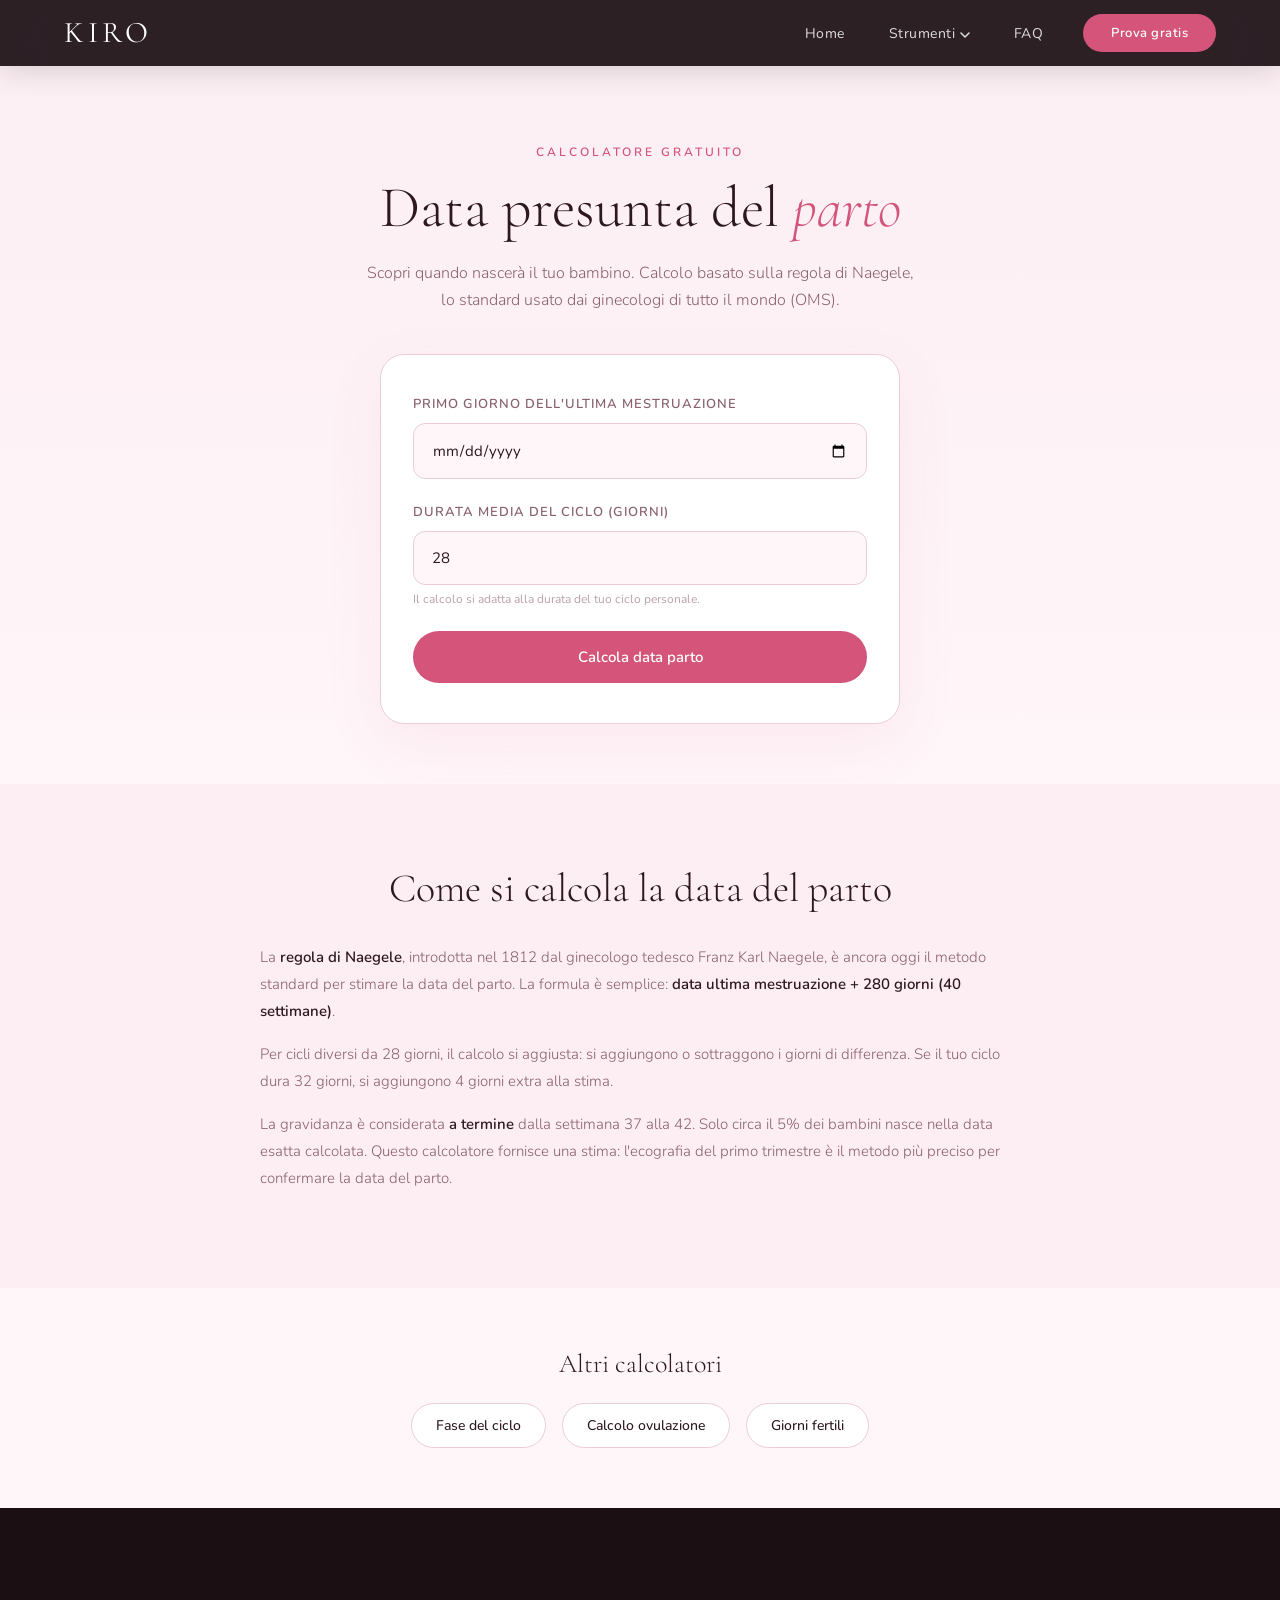
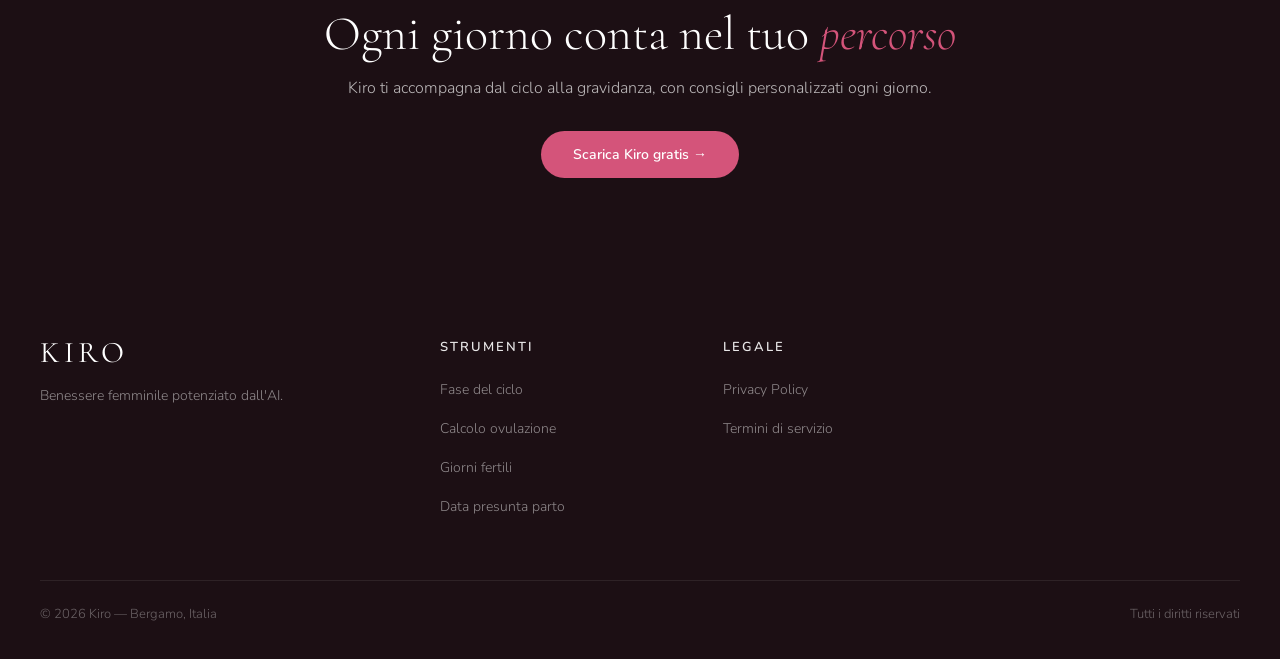
<file: calcolo-data-parto.html>
<!DOCTYPE html>
<html lang="it">
<head>
    <meta charset="UTF-8">
    <meta name="viewport" content="width=device-width, initial-scale=1.0">

    <title>Calcolo data presunta parto — Calcolatore gratuito | Kiro</title>
    <meta name="description" content="Calcola gratuitamente la data presunta del parto con la regola di Naegele. Inserisci l'ultima mestruazione e scopri quando nascerà il tuo bambino.">
    <meta name="keywords" content="calcolo data parto, data presunta parto, calcolo parto, quando nasce bambino, settimane gravidanza, regola Naegele">
    <meta name="author" content="Kiro">
    <meta name="robots" content="index, follow, max-image-preview:large">
    <meta name="theme-color" content="#D4547A">
    <link rel="canonical" href="https://www.getkiroo.com/calcolo-data-parto.html">

    <meta property="og:type" content="website">
    <meta property="og:site_name" content="Kiro">
    <meta property="og:url" content="https://www.getkiroo.com/calcolo-data-parto.html">
    <meta property="og:title" content="Calcolo data presunta parto — Gratuito">
    <meta property="og:description" content="Calcola la data presunta del parto con la regola di Naegele.">
    <meta property="og:image" content="https://www.getkiroo.com/images/hero-tramonto.jpg">
    <meta property="og:locale" content="it_IT">
    <meta name="twitter:card" content="summary_large_image">

    <script type="application/ld+json">
    {
        "@context": "https://schema.org",
        "@type": "WebApplication",
        "name": "Calcolo data presunta parto",
        "url": "https://www.getkiroo.com/calcolo-data-parto.html",
        "applicationCategory": "HealthApplication",
        "operatingSystem": "Web",
        "description": "Calcolatore gratuito della data presunta del parto basato sulla regola di Naegele (standard OMS).",
        "offers": { "@type": "Offer", "price": "0", "priceCurrency": "EUR" },
        "inLanguage": "it-IT"
    }
    </script>

    <script type="application/ld+json">
    {
        "@context": "https://schema.org",
        "@type": "BreadcrumbList",
        "itemListElement": [
            { "@type": "ListItem", "position": 1, "name": "Home", "item": "https://www.getkiroo.com/" },
            { "@type": "ListItem", "position": 2, "name": "Calcolo data parto", "item": "https://www.getkiroo.com/calcolo-data-parto.html" }
        ]
    }
    </script>

    <link rel="icon" type="image/svg+xml" href="favicon.svg">
    <link rel="preconnect" href="https://fonts.googleapis.com">
    <link rel="preconnect" href="https://fonts.gstatic.com" crossorigin>
    <link href="https://fonts.googleapis.com/css2?family=Cormorant+Garamond:ital,wght@0,300;0,400;0,500;1,300;1,400&family=Nunito:wght@300;400;600;700&display=swap" rel="stylesheet">
    <link rel="stylesheet" href="css/base.css">
    <link rel="stylesheet" href="css/nav.css">
    <link rel="stylesheet" href="css/footer.css">
    <link rel="stylesheet" href="css/responsive.css">

    <style>
        .calc-hero { padding: 140px 24px 60px; text-align: center; background: linear-gradient(180deg, var(--soft) 0%, var(--bg) 100%); }
        .calc-hero .tag { display: inline-block; margin-bottom: 16px; }
        .calc-hero h1 { font-family: var(--font-display); font-weight: 300; font-size: clamp(36px, 6vw, 58px); color: var(--text); line-height: 1.1; max-width: 760px; margin: 0 auto 20px; }
        .calc-hero h1 em { font-style: italic; color: var(--accent); }
        .calc-hero-sub { font-size: 16px; font-weight: 300; color: var(--text-secondary); max-width: 560px; margin: 0 auto 40px; line-height: 1.7; }
        .calc-form { max-width: 520px; margin: 0 auto; padding: 40px 32px; background: #fff; border-radius: 24px; border: 1px solid var(--muted); box-shadow: 0 20px 60px rgba(212,84,122,0.08); }
        .calc-row { margin-bottom: 24px; text-align: left; }
        .calc-row label { display: block; font-size: 13px; font-weight: 600; letter-spacing: 1px; text-transform: uppercase; color: var(--text-secondary); margin-bottom: 10px; }
        .calc-row input { width: 100%; padding: 16px 18px; font-family: var(--font-body); font-size: 15px; color: var(--text); background: var(--bg); border: 1.5px solid var(--muted); border-radius: 12px; transition: all 0.3s; }
        .calc-row input:focus { outline: none; border-color: var(--accent); background: #fff; }
        .calc-help { font-size: 12px; color: var(--text-tertiary); margin-top: 6px; }
        .calc-btn { width: 100%; padding: 16px; background: var(--accent); color: #fff; border: none; border-radius: 50px; font-family: var(--font-body); font-size: 15px; font-weight: 600; cursor: pointer; transition: all 0.3s; }
        .calc-btn:hover { background: var(--accent-dark); transform: translateY(-2px); box-shadow: 0 12px 30px rgba(212,84,122,0.3); }
        .calc-result { display: none; padding: 80px 24px; animation: fadeUp 0.8s; }
        .calc-result.visible { display: block; }
        .calc-result-inner { max-width: 600px; margin: 0 auto; text-align: center; }
        .result-emoji { font-size: 64px; margin-bottom: 16px; }
        .result-date { font-family: var(--font-display); font-weight: 300; font-size: clamp(28px, 4vw, 42px); color: var(--text); margin-bottom: 12px; }
        .result-date em { color: var(--accent); font-style: italic; }
        .result-pill { display: inline-block; padding: 8px 20px; background: var(--soft); color: var(--accent); border-radius: 50px; font-size: 14px; font-weight: 600; margin-bottom: 20px; }
        .result-desc { font-size: 15px; font-weight: 300; color: var(--text-secondary); line-height: 1.8; margin-bottom: 32px; }
        .result-note { font-size: 12px; color: var(--text-tertiary); font-style: italic; margin-bottom: 40px; }
        .calc-teaser { background: linear-gradient(135deg, var(--soft) 0%, #fff 100%); border-radius: 24px; padding: 40px 32px; border: 1px solid var(--muted); text-align: center; max-width: 600px; margin: 0 auto 60px; }
        .teaser-line { font-family: var(--font-display); font-size: 20px; font-weight: 300; color: var(--text); line-height: 1.5; max-width: 460px; margin: 0 auto 24px; }
        .teaser-line strong { font-style: italic; color: var(--accent); font-weight: 400; }
        .teaser-btn { display: inline-block; background: var(--accent); color: #fff; padding: 14px 32px; border-radius: 50px; font-family: var(--font-body); font-size: 14px; font-weight: 600; text-decoration: none; transition: all 0.3s; }
        .teaser-btn:hover { background: var(--accent-dark); transform: translateY(-2px); }
        .calc-info { padding: 80px 24px; background: var(--soft); }
        .calc-info-inner { max-width: 760px; margin: 0 auto; }
        .calc-info h2 { font-family: var(--font-display); font-weight: 300; font-size: clamp(28px, 4vw, 40px); color: var(--text); text-align: center; margin-bottom: 32px; }
        .calc-info p { font-size: 15px; font-weight: 300; color: var(--text-secondary); line-height: 1.8; margin-bottom: 16px; }
        .calc-info strong { color: var(--text); font-weight: 600; }
        .other-tools { padding: 60px 24px; text-align: center; }
        .other-tools h3 { font-family: var(--font-display); font-size: 26px; font-weight: 300; color: var(--text); margin-bottom: 24px; }
        .tools-grid { display: flex; gap: 16px; justify-content: center; flex-wrap: wrap; }
        .tool-link { display: inline-block; padding: 12px 24px; background: #fff; border: 1px solid var(--muted); border-radius: 50px; color: var(--text); font-size: 14px; font-weight: 500; text-decoration: none; transition: all 0.3s; }
        .tool-link:hover { border-color: var(--accent); color: var(--accent); transform: translateY(-2px); }
        .calc-cta { padding: 100px 24px; text-align: center; background: var(--dark); }
        .calc-cta h2 { font-family: var(--font-display); font-weight: 300; font-size: clamp(32px, 5vw, 48px); color: #fff; line-height: 1.1; margin-bottom: 16px; }
        .calc-cta h2 em { font-style: italic; color: var(--accent); }
        .calc-cta p { color: rgba(255,255,255,0.7); margin-bottom: 32px; font-weight: 300; }
        @media (max-width: 640px) { .calc-form { padding: 28px 20px; } }
    </style>
</head>
<body>

    <nav id="navbar" class="scrolled always-dark">
        <div class="nav-inner">
            <a href="index.html" class="nav-logo" aria-label="Kiro home"><span class="logo-text">Kiro</span></a>
                        <ul class="nav-links" id="navLinks">
                <li><a href="index.html">Home</a></li>
                <li class="nav-dropdown">
                    <a href="#" class="nav-dropdown-toggle">Strumenti <svg width="10" height="6" viewBox="0 0 10 6" fill="none" stroke="currentColor" stroke-width="1.5" stroke-linecap="round" stroke-linejoin="round" aria-hidden="true"><path d="M1 1l4 4 4-4"/></svg></a>
                    <ul class="nav-dropdown-menu">
                        <li><a href="scopri-la-tua-fase.html">Scopri la tua fase</a></li>
                        <li><a href="calcolo-ovulazione.html">Calcolo ovulazione</a></li>
                        <li><a href="calcolo-giorni-fertili.html">Giorni fertili</a></li>
                        <li><a href="calcolo-data-parto.html">Data presunta parto</a></li>
                    </ul>
                </li>
                <li><a href="index.html#faq">FAQ</a></li>
                <li><a href="index.html#download" class="nav-cta">Prova gratis</a></li>
            </ul>
            <button class="nav-mobile-toggle" id="mobileToggle" aria-label="Menu"><span></span><span></span><span></span></button>
        </div>
    </nav>

    <section class="calc-hero">
        <span class="tag">Calcolatore gratuito</span>
        <h1>Data presunta del <em>parto</em></h1>
        <p class="calc-hero-sub">Scopri quando nascerà il tuo bambino. Calcolo basato sulla regola di Naegele, lo standard usato dai ginecologi di tutto il mondo (OMS).</p>

        <div class="calc-form">
            <div class="calc-row">
                <label for="lastPeriod">Primo giorno dell'ultima mestruazione</label>
                <input type="date" id="lastPeriod" required>
            </div>
            <div class="calc-row">
                <label for="cycleLen">Durata media del ciclo (giorni)</label>
                <input type="number" id="cycleLen" min="21" max="40" value="28">
                <p class="calc-help">Il calcolo si adatta alla durata del tuo ciclo personale.</p>
            </div>
            <button class="calc-btn" id="calcBtn">Calcola data parto</button>
        </div>
    </section>

    <section class="calc-result" id="result">
        <div class="calc-result-inner">
            <div class="result-emoji">👶</div>
            <span class="result-pill" id="resultPill"></span>
            <h2 class="result-date">Data presunta del parto: <em id="resultDate"></em></h2>
            <p class="result-desc" id="resultDesc"></p>
            <p class="result-note">Il calcolo è una stima basata sulla regola di Naegele (1812), standard OMS. Solo il 5% dei bambini nasce nella data esatta. Il parto è considerato a termine tra la settimana 37 e 42. Consulta sempre il tuo ginecologo.</p>
        </div>

        <div class="calc-teaser">
            <p class="teaser-line">Kiro ti accompagna in <strong>ogni fase della gravidanza</strong> con consigli personalizzati e promemoria</p>
            <a href="index.html#download" class="teaser-btn">Scopri Kiro →</a>
        </div>
    </section>

    <section class="calc-info">
        <div class="calc-info-inner">
            <h2>Come si calcola la data del parto</h2>
            <p>La <strong>regola di Naegele</strong>, introdotta nel 1812 dal ginecologo tedesco Franz Karl Naegele, è ancora oggi il metodo standard per stimare la data del parto. La formula è semplice: <strong>data ultima mestruazione + 280 giorni (40 settimane)</strong>.</p>
            <p>Per cicli diversi da 28 giorni, il calcolo si aggiusta: si aggiungono o sottraggono i giorni di differenza. Se il tuo ciclo dura 32 giorni, si aggiungono 4 giorni extra alla stima.</p>
            <p>La gravidanza è considerata <strong>a termine</strong> dalla settimana 37 alla 42. Solo circa il 5% dei bambini nasce nella data esatta calcolata. Questo calcolatore fornisce una stima: l'ecografia del primo trimestre è il metodo più preciso per confermare la data del parto.</p>
        </div>
    </section>

    <section class="other-tools">
        <h3>Altri calcolatori</h3>
        <div class="tools-grid">
            <a href="scopri-la-tua-fase.html" class="tool-link">Fase del ciclo</a>
            <a href="calcolo-ovulazione.html" class="tool-link">Calcolo ovulazione</a>
            <a href="calcolo-giorni-fertili.html" class="tool-link">Giorni fertili</a>
        </div>
    </section>

    <section class="calc-cta">
        <h2>Ogni giorno conta nel tuo <em>percorso</em></h2>
        <p>Kiro ti accompagna dal ciclo alla gravidanza, con consigli personalizzati ogni giorno.</p>
        <a href="index.html#download" class="teaser-btn">Scarica Kiro gratis →</a>
    </section>

    <footer>
        <div class="footer-inner">
            <div class="footer-brand">
                <a href="index.html" class="nav-logo"><span class="logo-text">Kiro</span></a>
                <p>Benessere femminile potenziato dall'AI.</p>
            </div>
            <div class="footer-col">
                <h4>Strumenti</h4>
                <ul>
                    <li><a href="scopri-la-tua-fase.html">Fase del ciclo</a></li>
                    <li><a href="calcolo-ovulazione.html">Calcolo ovulazione</a></li>
                    <li><a href="calcolo-giorni-fertili.html">Giorni fertili</a></li>
                    <li><a href="calcolo-data-parto.html">Data presunta parto</a></li>
                </ul>
            </div>
            <div class="footer-col">
                <h4>Legale</h4>
                <ul>
                    <li><a href="privacy.html">Privacy Policy</a></li>
                    <li><a href="termini.html">Termini di servizio</a></li>
                </ul>
            </div>
        </div>
        <div class="footer-bottom">
            <p>&copy; 2026 Kiro — Bergamo, Italia</p>
            <p>Tutti i diritti riservati</p>
        </div>
    </footer>

    <script src="script.js"></script>
    <script>
        const dateInput = document.getElementById('lastPeriod');
        dateInput.max = new Date().toISOString().split('T')[0];
        const months = ['gennaio','febbraio','marzo','aprile','maggio','giugno','luglio','agosto','settembre','ottobre','novembre','dicembre'];

        document.getElementById('calcBtn').addEventListener('click', () => {
            const dateVal = dateInput.value;
            const cycleLen = parseInt(document.getElementById('cycleLen').value);
            if (!dateVal) { alert('Inserisci la data dell\'ultima mestruazione.'); return; }
            if (isNaN(cycleLen) || cycleLen < 21 || cycleLen > 40) { alert('Durata ciclo tra 21 e 40 giorni.'); return; }

            const lastPeriod = new Date(dateVal);
            const adjustment = cycleLen - 28;
            const dueDate = new Date(lastPeriod);
            dueDate.setDate(dueDate.getDate() + 280 + adjustment);

            const today = new Date(); today.setHours(0,0,0,0);
            const daysUntil = Math.floor((dueDate - today) / (1000*60*60*24));
            const weeksPregnant = Math.floor((today - lastPeriod) / (1000*60*60*24*7));
            const daysExtra = Math.floor((today - lastPeriod) / (1000*60*60*24)) % 7;

            const dateStr = `${dueDate.getDate()} ${months[dueDate.getMonth()]} ${dueDate.getFullYear()}`;

            document.getElementById('resultDate').textContent = dateStr;
            document.getElementById('resultPill').textContent = weeksPregnant > 0 ? `Settimana ${weeksPregnant}+${daysExtra}` : 'Calcolo completato';

            let desc = `La data presunta del parto è il ${dateStr}. `;
            if (weeksPregnant > 0 && weeksPregnant <= 42) {
                desc += `Sei attualmente alla settimana ${weeksPregnant}+${daysExtra} di gravidanza. `;
                if (daysUntil > 0) desc += `Mancano circa ${daysUntil} giorni.`;
            } else {
                desc += `Basato su un ciclo di ${cycleLen} giorni con la regola di Naegele (280 giorni + aggiustamento ciclo).`;
            }
            document.getElementById('resultDesc').textContent = desc;

            const result = document.getElementById('result');
            result.classList.add('visible');
            setTimeout(() => result.scrollIntoView({ behavior: 'smooth', block: 'start' }), 100);
        });
    </script>
</body>
</html>
</file>
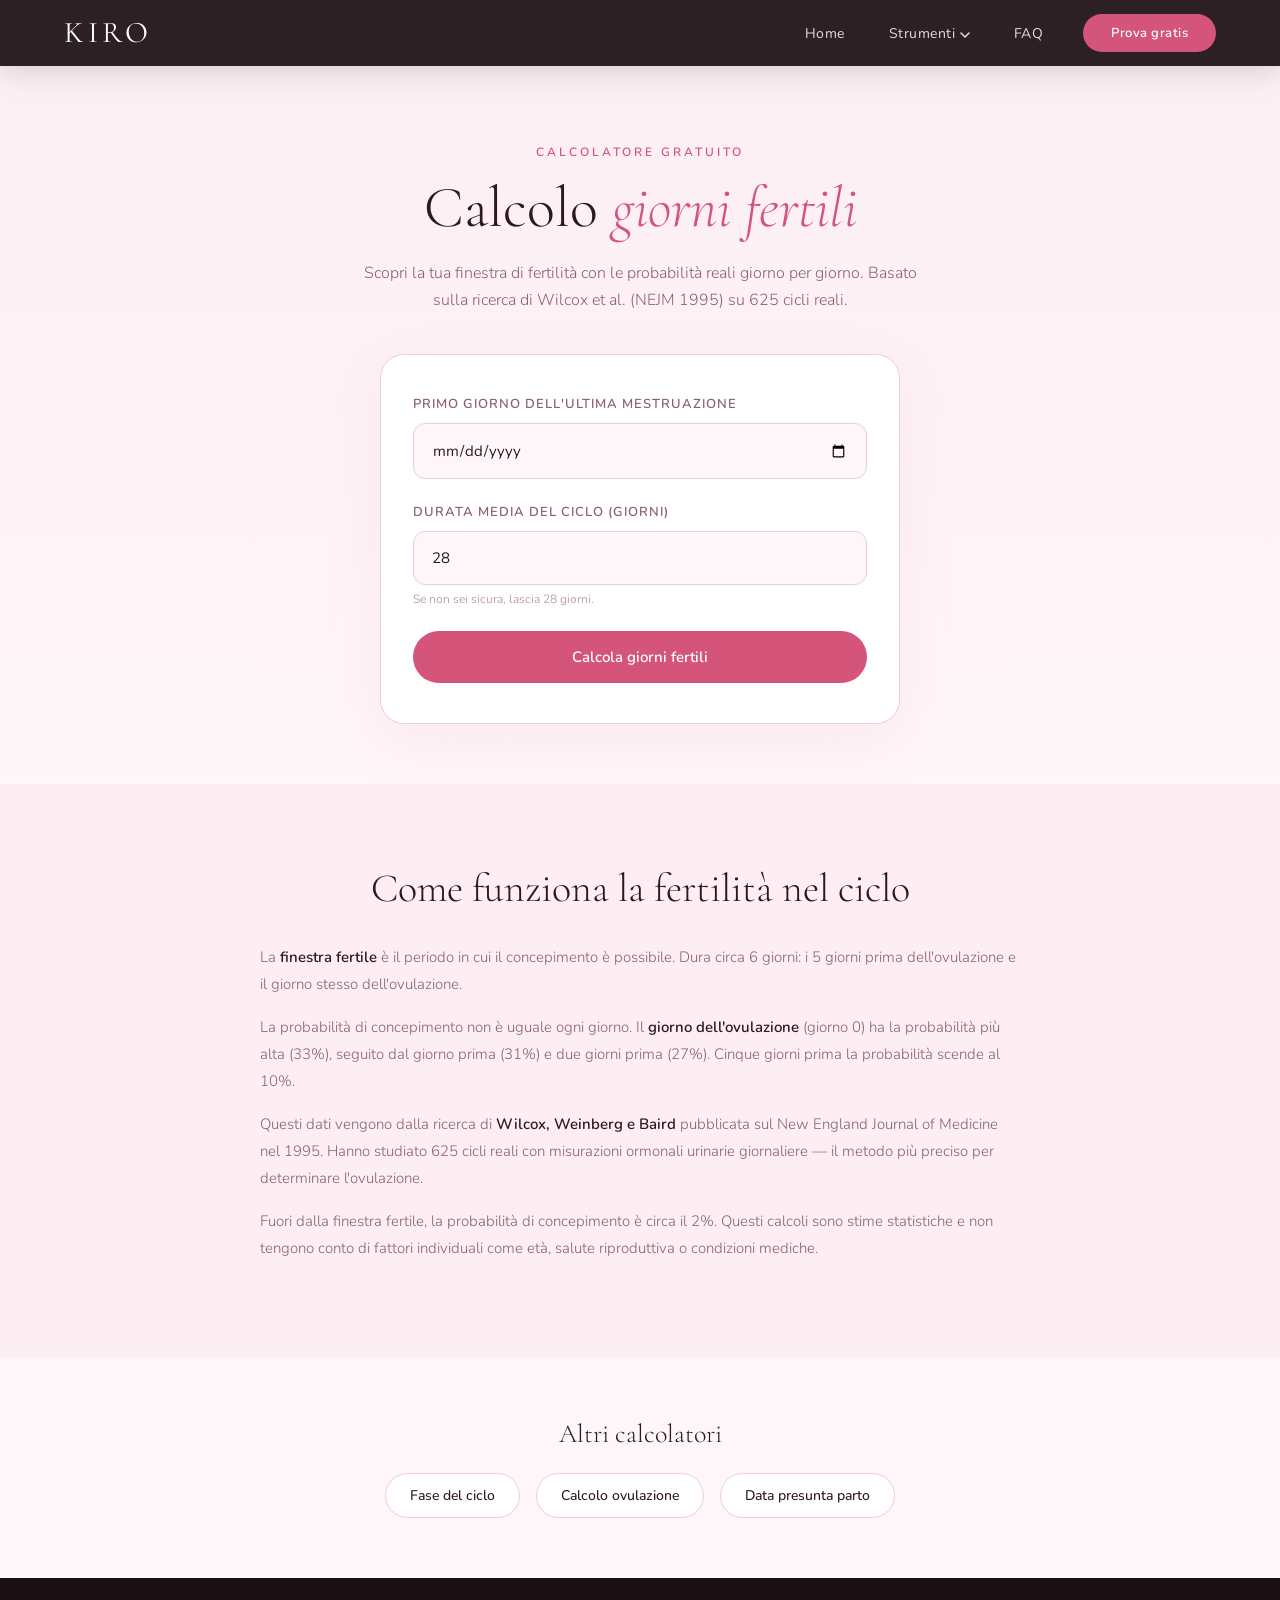
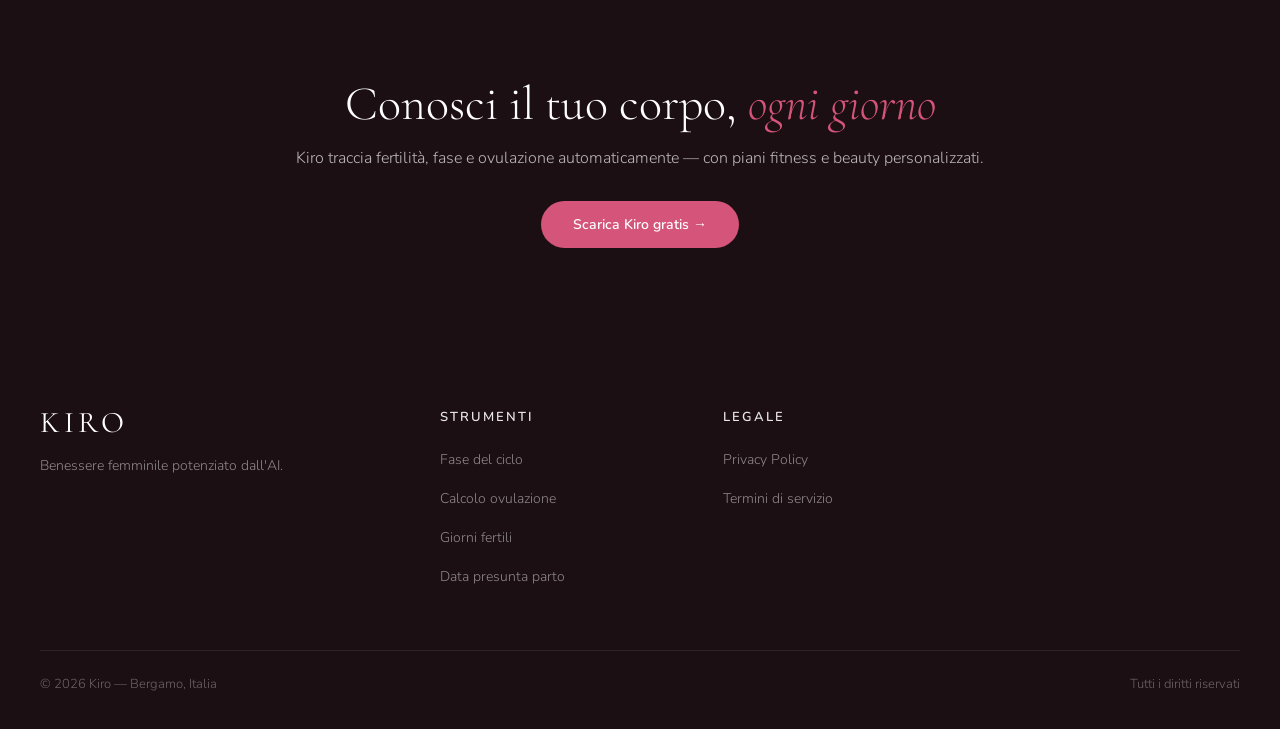
<file: calcolo-giorni-fertili.html>
<!DOCTYPE html>
<html lang="it">
<head>
    <meta charset="UTF-8">
    <meta name="viewport" content="width=device-width, initial-scale=1.0">

    <title>Calcolo giorni fertili — Calcolatore gratuito online | Kiro</title>
    <meta name="description" content="Calcola i tuoi giorni fertili e la finestra di fertilità con le probabilità giorno per giorno. Formula scientifica Wilcox (NEJM 1995). Gratuito.">
    <meta name="keywords" content="giorni fertili, calcolo giorni fertili, finestra fertile, fertilità calcolo, quando sono fertile, periodo fertile">
    <meta name="author" content="Kiro">
    <meta name="robots" content="index, follow, max-image-preview:large">
    <meta name="theme-color" content="#D4547A">
    <link rel="canonical" href="https://www.getkiroo.com/calcolo-giorni-fertili.html">

    <meta property="og:type" content="website">
    <meta property="og:site_name" content="Kiro">
    <meta property="og:url" content="https://www.getkiroo.com/calcolo-giorni-fertili.html">
    <meta property="og:title" content="Calcolo giorni fertili — Gratuito">
    <meta property="og:description" content="Scopri i tuoi giorni fertili con probabilità reali basate sulla scienza.">
    <meta property="og:image" content="https://www.getkiroo.com/images/hero-tramonto.jpg">
    <meta property="og:locale" content="it_IT">
    <meta name="twitter:card" content="summary_large_image">

    <script type="application/ld+json">
    {
        "@context": "https://schema.org",
        "@type": "WebApplication",
        "name": "Calcolo giorni fertili",
        "url": "https://www.getkiroo.com/calcolo-giorni-fertili.html",
        "applicationCategory": "HealthApplication",
        "operatingSystem": "Web",
        "description": "Calcolatore gratuito della finestra fertile con probabilità giorno per giorno, basato sulla formula di Wilcox et al. (NEJM 1995).",
        "offers": { "@type": "Offer", "price": "0", "priceCurrency": "EUR" },
        "inLanguage": "it-IT"
    }
    </script>

    <script type="application/ld+json">
    {
        "@context": "https://schema.org",
        "@type": "BreadcrumbList",
        "itemListElement": [
            { "@type": "ListItem", "position": 1, "name": "Home", "item": "https://www.getkiroo.com/" },
            { "@type": "ListItem", "position": 2, "name": "Calcolo giorni fertili", "item": "https://www.getkiroo.com/calcolo-giorni-fertili.html" }
        ]
    }
    </script>

    <link rel="icon" type="image/svg+xml" href="favicon.svg">
    <link rel="preconnect" href="https://fonts.googleapis.com">
    <link rel="preconnect" href="https://fonts.gstatic.com" crossorigin>
    <link href="https://fonts.googleapis.com/css2?family=Cormorant+Garamond:ital,wght@0,300;0,400;0,500;1,300;1,400&family=Nunito:wght@300;400;600;700&display=swap" rel="stylesheet">
    <link rel="stylesheet" href="css/base.css">
    <link rel="stylesheet" href="css/nav.css">
    <link rel="stylesheet" href="css/footer.css">
    <link rel="stylesheet" href="css/responsive.css">

    <style>
        .calc-hero { padding: 140px 24px 60px; text-align: center; background: linear-gradient(180deg, var(--soft) 0%, var(--bg) 100%); }
        .calc-hero .tag { display: inline-block; margin-bottom: 16px; }
        .calc-hero h1 { font-family: var(--font-display); font-weight: 300; font-size: clamp(36px, 6vw, 58px); color: var(--text); line-height: 1.1; max-width: 760px; margin: 0 auto 20px; }
        .calc-hero h1 em { font-style: italic; color: var(--accent); }
        .calc-hero-sub { font-size: 16px; font-weight: 300; color: var(--text-secondary); max-width: 560px; margin: 0 auto 40px; line-height: 1.7; }
        .calc-form { max-width: 520px; margin: 0 auto; padding: 40px 32px; background: #fff; border-radius: 24px; border: 1px solid var(--muted); box-shadow: 0 20px 60px rgba(212,84,122,0.08); }
        .calc-row { margin-bottom: 24px; text-align: left; }
        .calc-row label { display: block; font-size: 13px; font-weight: 600; letter-spacing: 1px; text-transform: uppercase; color: var(--text-secondary); margin-bottom: 10px; }
        .calc-row input { width: 100%; padding: 16px 18px; font-family: var(--font-body); font-size: 15px; color: var(--text); background: var(--bg); border: 1.5px solid var(--muted); border-radius: 12px; transition: all 0.3s; }
        .calc-row input:focus { outline: none; border-color: var(--accent); background: #fff; }
        .calc-help { font-size: 12px; color: var(--text-tertiary); margin-top: 6px; }
        .calc-btn { width: 100%; padding: 16px; background: var(--accent); color: #fff; border: none; border-radius: 50px; font-family: var(--font-body); font-size: 15px; font-weight: 600; cursor: pointer; transition: all 0.3s; }
        .calc-btn:hover { background: var(--accent-dark); transform: translateY(-2px); box-shadow: 0 12px 30px rgba(212,84,122,0.3); }
        .calc-result { display: none; padding: 80px 24px; animation: fadeUp 0.8s; }
        .calc-result.visible { display: block; }
        .calc-result-inner { max-width: 640px; margin: 0 auto; text-align: center; }
        .result-emoji { font-size: 64px; margin-bottom: 16px; }
        .result-date { font-family: var(--font-display); font-weight: 300; font-size: clamp(26px, 4vw, 38px); color: var(--text); margin-bottom: 12px; line-height: 1.3; }
        .result-date em { color: var(--accent); font-style: italic; }
        .result-pill { display: inline-block; padding: 8px 20px; background: var(--soft); color: var(--accent); border-radius: 50px; font-size: 14px; font-weight: 600; margin-bottom: 20px; }
        .result-desc { font-size: 15px; font-weight: 300; color: var(--text-secondary); line-height: 1.8; margin-bottom: 32px; }

        .fertility-table { max-width: 480px; margin: 0 auto 32px; }
        .fertility-row { display: flex; align-items: center; gap: 12px; padding: 10px 16px; border-radius: 10px; margin-bottom: 4px; font-size: 14px; }
        .fertility-row.peak { background: #FFF4E0; }
        .fertility-row.high { background: var(--soft); }
        .fertility-row.low { background: #f8f8f8; }
        .fertility-day { font-weight: 600; color: var(--text); min-width: 120px; font-size: 13px; }
        .fertility-bar { flex: 1; height: 8px; background: var(--muted); border-radius: 4px; overflow: hidden; }
        .fertility-fill { height: 100%; border-radius: 4px; transition: width 0.6s ease; }
        .fertility-fill.peak { background: #E8A838; }
        .fertility-fill.high { background: var(--accent); }
        .fertility-fill.low { background: var(--text-tertiary); }
        .fertility-pct { font-weight: 600; min-width: 40px; text-align: right; font-size: 13px; }
        .fertility-pct.peak { color: #B8722A; }
        .fertility-pct.high { color: var(--accent); }
        .fertility-pct.low { color: var(--text-tertiary); }

        .result-note { font-size: 12px; color: var(--text-tertiary); font-style: italic; margin-bottom: 40px; }
        .calc-teaser { background: linear-gradient(135deg, var(--soft) 0%, #fff 100%); border-radius: 24px; padding: 40px 32px; border: 1px solid var(--muted); text-align: center; max-width: 600px; margin: 0 auto 60px; }
        .teaser-line { font-family: var(--font-display); font-size: 20px; font-weight: 300; color: var(--text); line-height: 1.5; max-width: 460px; margin: 0 auto 24px; }
        .teaser-line strong { font-style: italic; color: var(--accent); font-weight: 400; }
        .teaser-btn { display: inline-block; background: var(--accent); color: #fff; padding: 14px 32px; border-radius: 50px; font-family: var(--font-body); font-size: 14px; font-weight: 600; text-decoration: none; transition: all 0.3s; }
        .teaser-btn:hover { background: var(--accent-dark); transform: translateY(-2px); }
        .calc-info { padding: 80px 24px; background: var(--soft); }
        .calc-info-inner { max-width: 760px; margin: 0 auto; }
        .calc-info h2 { font-family: var(--font-display); font-weight: 300; font-size: clamp(28px, 4vw, 40px); color: var(--text); text-align: center; margin-bottom: 32px; }
        .calc-info p { font-size: 15px; font-weight: 300; color: var(--text-secondary); line-height: 1.8; margin-bottom: 16px; }
        .calc-info strong { color: var(--text); font-weight: 600; }
        .other-tools { padding: 60px 24px; text-align: center; }
        .other-tools h3 { font-family: var(--font-display); font-size: 26px; font-weight: 300; color: var(--text); margin-bottom: 24px; }
        .tools-grid { display: flex; gap: 16px; justify-content: center; flex-wrap: wrap; }
        .tool-link { display: inline-block; padding: 12px 24px; background: #fff; border: 1px solid var(--muted); border-radius: 50px; color: var(--text); font-size: 14px; font-weight: 500; text-decoration: none; transition: all 0.3s; }
        .tool-link:hover { border-color: var(--accent); color: var(--accent); transform: translateY(-2px); }
        .calc-cta { padding: 100px 24px; text-align: center; background: var(--dark); }
        .calc-cta h2 { font-family: var(--font-display); font-weight: 300; font-size: clamp(32px, 5vw, 48px); color: #fff; line-height: 1.1; margin-bottom: 16px; }
        .calc-cta h2 em { font-style: italic; color: var(--accent); }
        .calc-cta p { color: rgba(255,255,255,0.7); margin-bottom: 32px; font-weight: 300; }
        @media (max-width: 640px) { .calc-form { padding: 28px 20px; } .fertility-day { min-width: 90px; font-size: 11px; } }
    </style>
</head>
<body>

    <nav id="navbar" class="scrolled always-dark">
        <div class="nav-inner">
            <a href="index.html" class="nav-logo" aria-label="Kiro home"><span class="logo-text">Kiro</span></a>
                        <ul class="nav-links" id="navLinks">
                <li><a href="index.html">Home</a></li>
                <li class="nav-dropdown">
                    <a href="#" class="nav-dropdown-toggle">Strumenti <svg width="10" height="6" viewBox="0 0 10 6" fill="none" stroke="currentColor" stroke-width="1.5" stroke-linecap="round" stroke-linejoin="round" aria-hidden="true"><path d="M1 1l4 4 4-4"/></svg></a>
                    <ul class="nav-dropdown-menu">
                        <li><a href="scopri-la-tua-fase.html">Scopri la tua fase</a></li>
                        <li><a href="calcolo-ovulazione.html">Calcolo ovulazione</a></li>
                        <li><a href="calcolo-giorni-fertili.html">Giorni fertili</a></li>
                        <li><a href="calcolo-data-parto.html">Data presunta parto</a></li>
                    </ul>
                </li>
                <li><a href="index.html#faq">FAQ</a></li>
                <li><a href="index.html#download" class="nav-cta">Prova gratis</a></li>
            </ul>
            <button class="nav-mobile-toggle" id="mobileToggle" aria-label="Menu"><span></span><span></span><span></span></button>
        </div>
    </nav>

    <section class="calc-hero">
        <span class="tag">Calcolatore gratuito</span>
        <h1>Calcolo <em>giorni fertili</em></h1>
        <p class="calc-hero-sub">Scopri la tua finestra di fertilità con le probabilità reali giorno per giorno. Basato sulla ricerca di Wilcox et al. (NEJM 1995) su 625 cicli reali.</p>

        <div class="calc-form">
            <div class="calc-row">
                <label for="lastPeriod">Primo giorno dell'ultima mestruazione</label>
                <input type="date" id="lastPeriod" required>
            </div>
            <div class="calc-row">
                <label for="cycleLen">Durata media del ciclo (giorni)</label>
                <input type="number" id="cycleLen" min="21" max="40" value="28">
                <p class="calc-help">Se non sei sicura, lascia 28 giorni.</p>
            </div>
            <button class="calc-btn" id="calcBtn">Calcola giorni fertili</button>
        </div>
    </section>

    <section class="calc-result" id="result">
        <div class="calc-result-inner">
            <div class="result-emoji">🌸</div>
            <span class="result-pill" id="resultPill"></span>
            <h2 class="result-date" id="resultTitle"></h2>
            <p class="result-desc" id="resultDesc"></p>

            <div class="fertility-table" id="fertilityTable"></div>

            <p class="result-note">Le probabilità sono basate su Wilcox, Weinberg & Baird (NEJM 1995), condotto su 625 cicli con misurazioni ormonali urinarie. Non sostituisce il parere medico.</p>
        </div>

        <div class="calc-teaser">
            <p class="teaser-line">Kiro calcola i tuoi <strong>giorni fertili automaticamente ogni mese</strong> e ti avvisa con una notifica</p>
            <a href="index.html#download" class="teaser-btn">Scopri Kiro →</a>
        </div>
    </section>

    <section class="calc-info">
        <div class="calc-info-inner">
            <h2>Come funziona la fertilità nel ciclo</h2>
            <p>La <strong>finestra fertile</strong> è il periodo in cui il concepimento è possibile. Dura circa 6 giorni: i 5 giorni prima dell'ovulazione e il giorno stesso dell'ovulazione.</p>
            <p>La probabilità di concepimento non è uguale ogni giorno. Il <strong>giorno dell'ovulazione</strong> (giorno 0) ha la probabilità più alta (33%), seguito dal giorno prima (31%) e due giorni prima (27%). Cinque giorni prima la probabilità scende al 10%.</p>
            <p>Questi dati vengono dalla ricerca di <strong>Wilcox, Weinberg e Baird</strong> pubblicata sul New England Journal of Medicine nel 1995. Hanno studiato 625 cicli reali con misurazioni ormonali urinarie giornaliere — il metodo più preciso per determinare l'ovulazione.</p>
            <p>Fuori dalla finestra fertile, la probabilità di concepimento è circa il 2%. Questi calcoli sono stime statistiche e non tengono conto di fattori individuali come età, salute riproduttiva o condizioni mediche.</p>
        </div>
    </section>

    <section class="other-tools">
        <h3>Altri calcolatori</h3>
        <div class="tools-grid">
            <a href="scopri-la-tua-fase.html" class="tool-link">Fase del ciclo</a>
            <a href="calcolo-ovulazione.html" class="tool-link">Calcolo ovulazione</a>
            <a href="calcolo-data-parto.html" class="tool-link">Data presunta parto</a>
        </div>
    </section>

    <section class="calc-cta">
        <h2>Conosci il tuo corpo, <em>ogni giorno</em></h2>
        <p>Kiro traccia fertilità, fase e ovulazione automaticamente — con piani fitness e beauty personalizzati.</p>
        <a href="index.html#download" class="teaser-btn">Scarica Kiro gratis →</a>
    </section>

    <footer>
        <div class="footer-inner">
            <div class="footer-brand">
                <a href="index.html" class="nav-logo"><span class="logo-text">Kiro</span></a>
                <p>Benessere femminile potenziato dall'AI.</p>
            </div>
            <div class="footer-col">
                <h4>Strumenti</h4>
                <ul>
                    <li><a href="scopri-la-tua-fase.html">Fase del ciclo</a></li>
                    <li><a href="calcolo-ovulazione.html">Calcolo ovulazione</a></li>
                    <li><a href="calcolo-giorni-fertili.html">Giorni fertili</a></li>
                    <li><a href="calcolo-data-parto.html">Data presunta parto</a></li>
                </ul>
            </div>
            <div class="footer-col">
                <h4>Legale</h4>
                <ul>
                    <li><a href="privacy.html">Privacy Policy</a></li>
                    <li><a href="termini.html">Termini di servizio</a></li>
                </ul>
            </div>
        </div>
        <div class="footer-bottom">
            <p>&copy; 2026 Kiro — Bergamo, Italia</p>
            <p>Tutti i diritti riservati</p>
        </div>
    </footer>

    <script src="script.js"></script>
    <script>
        const dateInput = document.getElementById('lastPeriod');
        dateInput.max = new Date().toISOString().split('T')[0];
        const months = ['gennaio','febbraio','marzo','aprile','maggio','giugno','luglio','agosto','settembre','ottobre','novembre','dicembre'];

        // Wilcox probability table (day relative to ovulation)
        const wilcox = { '-5': 10, '-4': 16, '-3': 14, '-2': 27, '-1': 31, '0': 33, '1': 5 };

        document.getElementById('calcBtn').addEventListener('click', () => {
            const dateVal = dateInput.value;
            const cycleLen = parseInt(document.getElementById('cycleLen').value);
            if (!dateVal) { alert('Inserisci la data dell\'ultima mestruazione.'); return; }
            if (isNaN(cycleLen) || cycleLen < 21 || cycleLen > 40) { alert('Durata ciclo tra 21 e 40 giorni.'); return; }

            const lastPeriod = new Date(dateVal);
            lastPeriod.setHours(0,0,0,0);
            const today = new Date(); today.setHours(0,0,0,0);
            const diffDays = Math.floor((today - lastPeriod) / (1000*60*60*24));
            const ovDay = cycleLen - 14;

            // Prossima ovulazione
            const cyclesPassed = Math.floor(diffDays / cycleLen);
            const currentDay = (diffDays % cycleLen) + 1;
            let nextOvDate;
            if (currentDay <= ovDay) {
                nextOvDate = new Date(lastPeriod);
                nextOvDate.setDate(lastPeriod.getDate() + (cyclesPassed * cycleLen) + ovDay - 1);
            } else {
                nextOvDate = new Date(lastPeriod);
                nextOvDate.setDate(lastPeriod.getDate() + ((cyclesPassed + 1) * cycleLen) + ovDay - 1);
            }

            // Finestra fertile
            const fertileStart = new Date(nextOvDate);
            fertileStart.setDate(fertileStart.getDate() - 5);
            const fertileEnd = new Date(nextOvDate);
            fertileEnd.setDate(fertileEnd.getDate() + 1);

            const startStr = `${fertileStart.getDate()} ${months[fertileStart.getMonth()]}`;
            const endStr = `${fertileEnd.getDate()} ${months[fertileEnd.getMonth()]}`;
            const ovStr = `${nextOvDate.getDate()} ${months[nextOvDate.getMonth()]}`;

            document.getElementById('resultPill').textContent = `Ovulazione: ${ovStr}`;
            document.getElementById('resultTitle').innerHTML = `Finestra fertile: <em>${startStr} — ${endStr}</em>`;
            document.getElementById('resultDesc').textContent = `La tua finestra di fertilità dura 7 giorni, dal ${startStr} al ${endStr}. Il giorno con la probabilità più alta è il giorno dell'ovulazione (${ovStr}, 33%).`;

            // Build fertility table
            const table = document.getElementById('fertilityTable');
            table.innerHTML = '';
            const labels = [
                { offset: -5, label: '5 giorni prima' },
                { offset: -4, label: '4 giorni prima' },
                { offset: -3, label: '3 giorni prima' },
                { offset: -2, label: '2 giorni prima' },
                { offset: -1, label: '1 giorno prima' },
                { offset: 0, label: 'Ovulazione' },
                { offset: 1, label: '1 giorno dopo' }
            ];

            labels.forEach(item => {
                const pct = wilcox[item.offset.toString()];
                const level = pct >= 30 ? 'peak' : pct >= 14 ? 'high' : 'low';
                const d = new Date(nextOvDate);
                d.setDate(d.getDate() + item.offset);
                const dateLabel = `${d.getDate()}/${d.getMonth()+1}`;

                const row = document.createElement('div');
                row.className = `fertility-row ${level}`;
                row.innerHTML = `
                    <span class="fertility-day">${item.label} (${dateLabel})</span>
                    <div class="fertility-bar"><div class="fertility-fill ${level}" style="width: ${pct}%"></div></div>
                    <span class="fertility-pct ${level}">${pct}%</span>
                `;
                table.appendChild(row);
            });

            const result = document.getElementById('result');
            result.classList.add('visible');
            setTimeout(() => result.scrollIntoView({ behavior: 'smooth', block: 'start' }), 100);
        });
    </script>
</body>
</html>
</file>
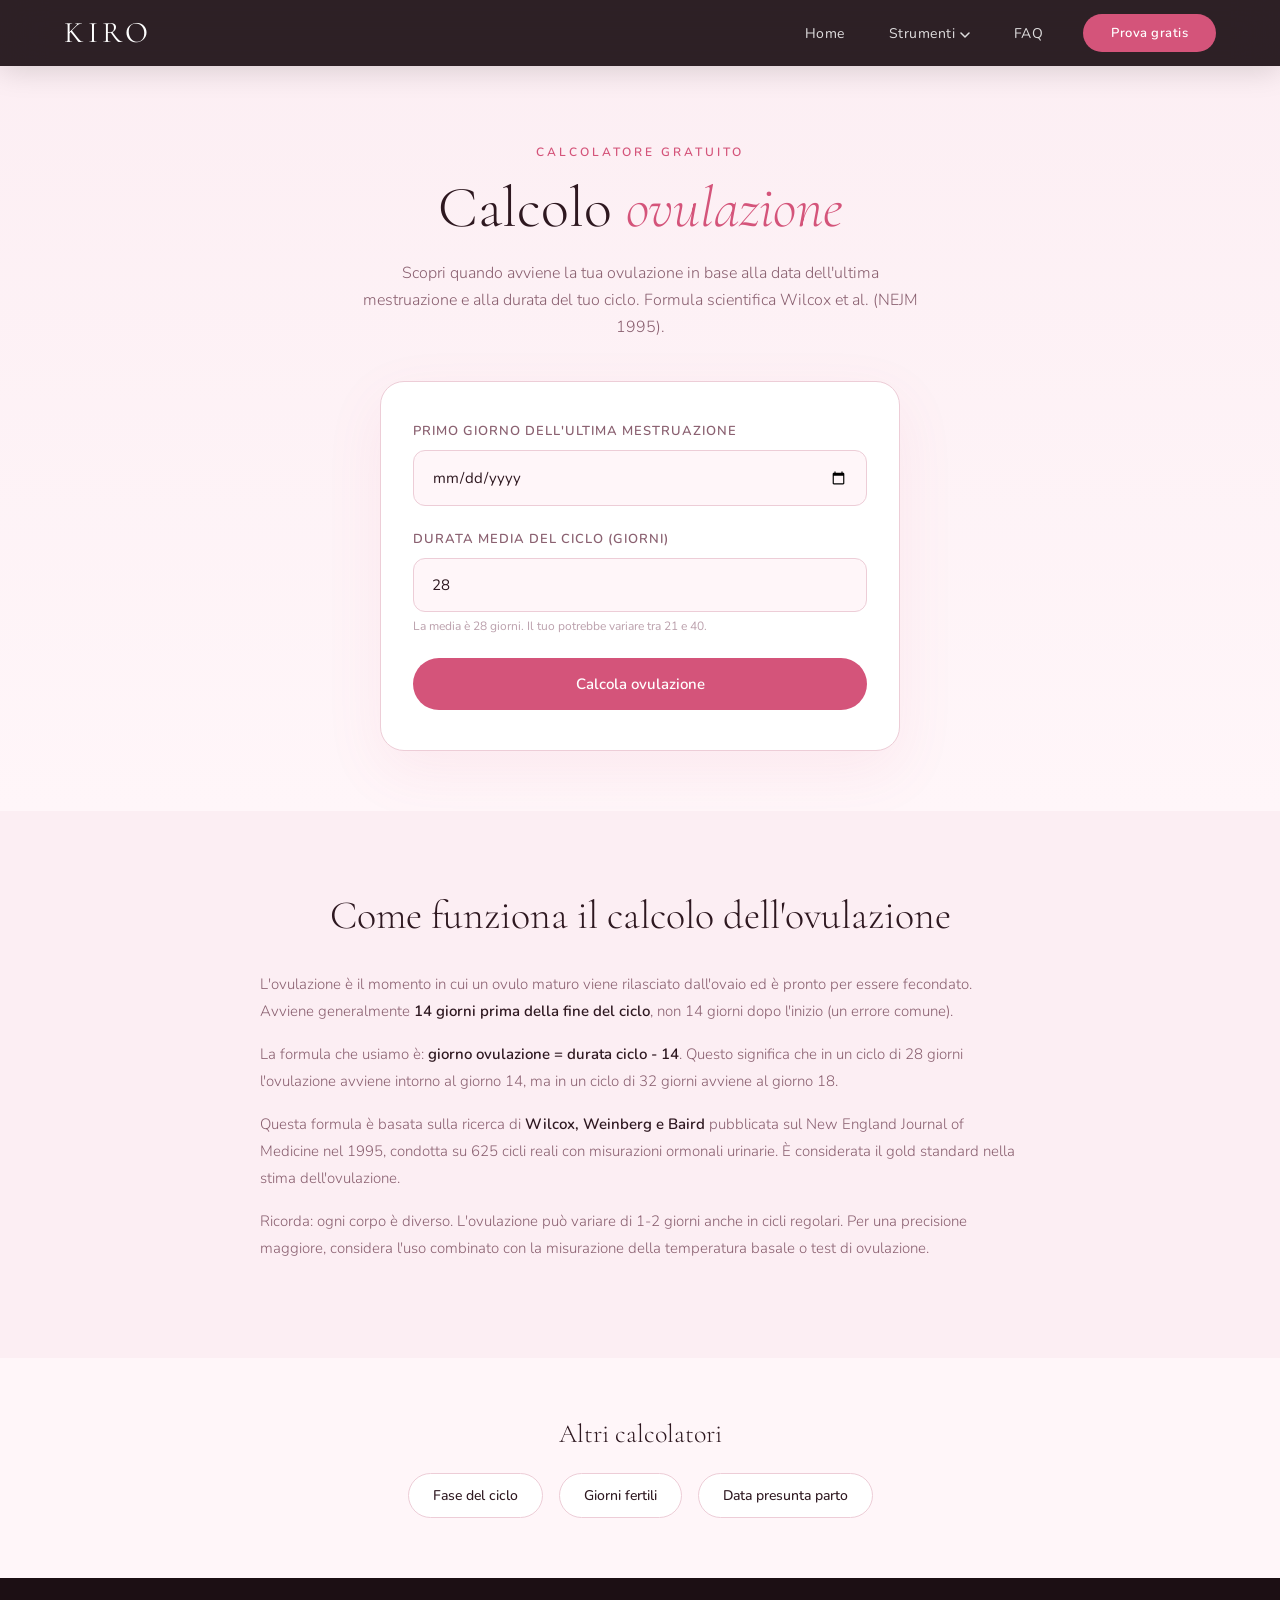
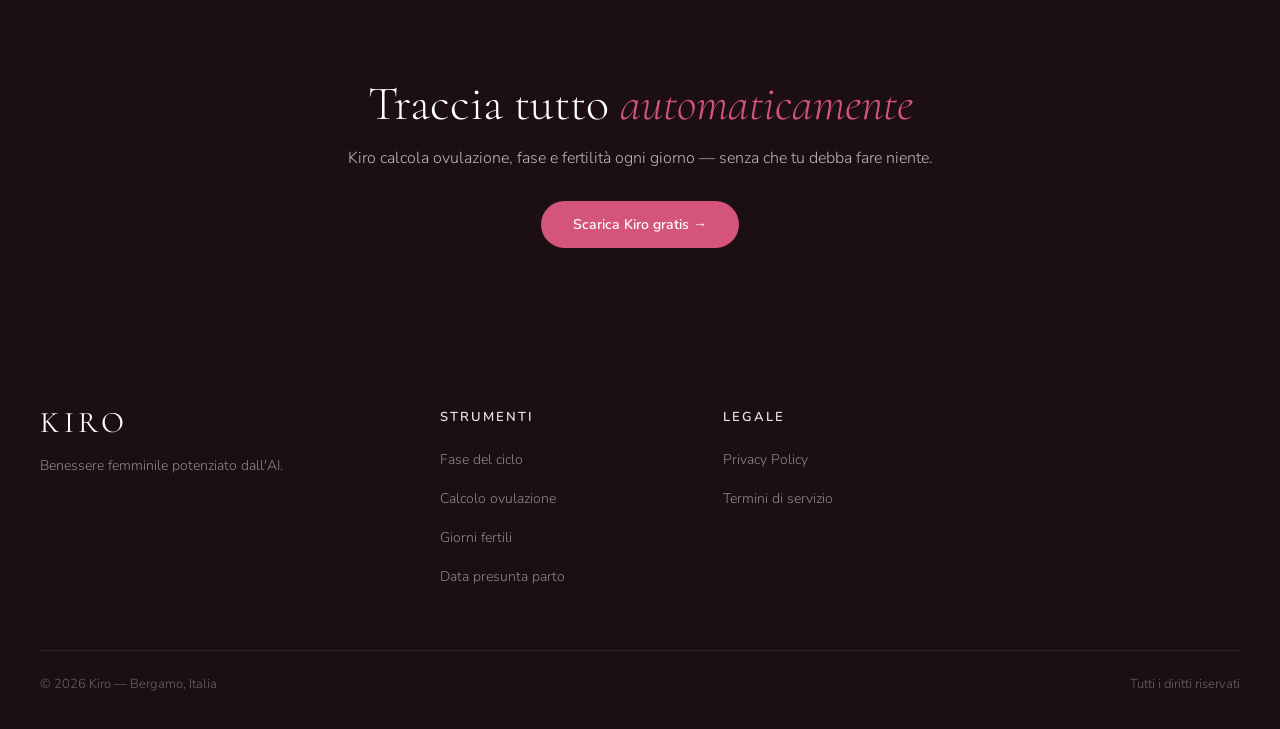
<file: calcolo-ovulazione.html>
<!DOCTYPE html>
<html lang="it">
<head>
    <meta charset="UTF-8">
    <meta name="viewport" content="width=device-width, initial-scale=1.0">

    <title>Calcolo ovulazione — Quando ovulo? Calcolatore gratuito | Kiro</title>
    <meta name="description" content="Calcola gratuitamente il giorno dell'ovulazione in base al tuo ciclo mestruale. Formula scientifica Wilcox (NEJM 1995). Scopri quando ovuli.">
    <meta name="keywords" content="calcolo ovulazione, quando ovulo, giorno ovulazione, ovulazione calcolo, calcolo ovulazione online, ovulazione ciclo">
    <meta name="author" content="Kiro">
    <meta name="robots" content="index, follow, max-image-preview:large">
    <meta name="theme-color" content="#D4547A">
    <link rel="canonical" href="https://www.getkiroo.com/calcolo-ovulazione.html">

    <meta property="og:type" content="website">
    <meta property="og:site_name" content="Kiro">
    <meta property="og:url" content="https://www.getkiroo.com/calcolo-ovulazione.html">
    <meta property="og:title" content="Calcolo ovulazione — Quando ovulo?">
    <meta property="og:description" content="Calcola gratis il giorno dell'ovulazione con formula scientifica.">
    <meta property="og:image" content="https://www.getkiroo.com/images/hero-tramonto.jpg">
    <meta property="og:locale" content="it_IT">
    <meta name="twitter:card" content="summary_large_image">

    <script type="application/ld+json">
    {
        "@context": "https://schema.org",
        "@type": "WebApplication",
        "name": "Calcolo ovulazione online",
        "url": "https://www.getkiroo.com/calcolo-ovulazione.html",
        "applicationCategory": "HealthApplication",
        "operatingSystem": "Web",
        "description": "Calcolatore gratuito del giorno dell'ovulazione basato sulla formula scientifica di Wilcox et al. (NEJM 1995).",
        "offers": { "@type": "Offer", "price": "0", "priceCurrency": "EUR" },
        "inLanguage": "it-IT"
    }
    </script>

    <script type="application/ld+json">
    {
        "@context": "https://schema.org",
        "@type": "BreadcrumbList",
        "itemListElement": [
            { "@type": "ListItem", "position": 1, "name": "Home", "item": "https://www.getkiroo.com/" },
            { "@type": "ListItem", "position": 2, "name": "Calcolo ovulazione", "item": "https://www.getkiroo.com/calcolo-ovulazione.html" }
        ]
    }
    </script>

    <link rel="icon" type="image/svg+xml" href="favicon.svg">
    <link rel="preconnect" href="https://fonts.googleapis.com">
    <link rel="preconnect" href="https://fonts.gstatic.com" crossorigin>
    <link href="https://fonts.googleapis.com/css2?family=Cormorant+Garamond:ital,wght@0,300;0,400;0,500;1,300;1,400&family=Nunito:wght@300;400;600;700&display=swap" rel="stylesheet">
    <link rel="stylesheet" href="css/base.css">
    <link rel="stylesheet" href="css/nav.css">
    <link rel="stylesheet" href="css/footer.css">
    <link rel="stylesheet" href="css/responsive.css">

    <style>
        .calc-hero { padding: 140px 24px 60px; text-align: center; background: linear-gradient(180deg, var(--soft) 0%, var(--bg) 100%); }
        .calc-hero .tag { display: inline-block; margin-bottom: 16px; }
        .calc-hero h1 { font-family: var(--font-display); font-weight: 300; font-size: clamp(36px, 6vw, 58px); color: var(--text); line-height: 1.1; max-width: 760px; margin: 0 auto 20px; }
        .calc-hero h1 em { font-style: italic; color: var(--accent); }
        .calc-hero-sub { font-size: 16px; font-weight: 300; color: var(--text-secondary); max-width: 560px; margin: 0 auto 40px; line-height: 1.7; }

        .calc-form { max-width: 520px; margin: 0 auto; padding: 40px 32px; background: #fff; border-radius: 24px; border: 1px solid var(--muted); box-shadow: 0 20px 60px rgba(212,84,122,0.08); }
        .calc-row { margin-bottom: 24px; text-align: left; }
        .calc-row label { display: block; font-size: 13px; font-weight: 600; letter-spacing: 1px; text-transform: uppercase; color: var(--text-secondary); margin-bottom: 10px; }
        .calc-row input { width: 100%; padding: 16px 18px; font-family: var(--font-body); font-size: 15px; color: var(--text); background: var(--bg); border: 1.5px solid var(--muted); border-radius: 12px; transition: all 0.3s; }
        .calc-row input:focus { outline: none; border-color: var(--accent); background: #fff; }
        .calc-help { font-size: 12px; color: var(--text-tertiary); margin-top: 6px; }
        .calc-btn { width: 100%; padding: 16px; background: var(--accent); color: #fff; border: none; border-radius: 50px; font-family: var(--font-body); font-size: 15px; font-weight: 600; cursor: pointer; transition: all 0.3s; }
        .calc-btn:hover { background: var(--accent-dark); transform: translateY(-2px); box-shadow: 0 12px 30px rgba(212,84,122,0.3); }

        .calc-result { display: none; padding: 80px 24px; animation: fadeUp 0.8s; }
        .calc-result.visible { display: block; }
        .calc-result-inner { max-width: 600px; margin: 0 auto; text-align: center; }
        .result-emoji { font-size: 64px; margin-bottom: 16px; }
        .result-date { font-family: var(--font-display); font-weight: 300; font-size: clamp(28px, 4vw, 42px); color: var(--text); margin-bottom: 12px; }
        .result-date em { color: var(--accent); font-style: italic; }
        .result-pill { display: inline-block; padding: 8px 20px; background: var(--soft); color: var(--accent); border-radius: 50px; font-size: 14px; font-weight: 600; margin-bottom: 20px; }
        .result-desc { font-size: 15px; font-weight: 300; color: var(--text-secondary); line-height: 1.8; margin-bottom: 32px; }
        .result-note { font-size: 12px; color: var(--text-tertiary); font-style: italic; margin-bottom: 40px; }

        .calc-teaser { background: linear-gradient(135deg, var(--soft) 0%, #fff 100%); border-radius: 24px; padding: 40px 32px; border: 1px solid var(--muted); text-align: center; max-width: 600px; margin: 0 auto 60px; }
        .teaser-line { font-family: var(--font-display); font-size: 20px; font-weight: 300; color: var(--text); line-height: 1.5; max-width: 460px; margin: 0 auto 24px; }
        .teaser-line strong { font-style: italic; color: var(--accent); font-weight: 400; }
        .teaser-btn { display: inline-block; background: var(--accent); color: #fff; padding: 14px 32px; border-radius: 50px; font-family: var(--font-body); font-size: 14px; font-weight: 600; text-decoration: none; transition: all 0.3s; }
        .teaser-btn:hover { background: var(--accent-dark); transform: translateY(-2px); }

        .calc-info { padding: 80px 24px; background: var(--soft); }
        .calc-info-inner { max-width: 760px; margin: 0 auto; }
        .calc-info h2 { font-family: var(--font-display); font-weight: 300; font-size: clamp(28px, 4vw, 40px); color: var(--text); text-align: center; margin-bottom: 32px; }
        .calc-info p { font-size: 15px; font-weight: 300; color: var(--text-secondary); line-height: 1.8; margin-bottom: 16px; }
        .calc-info strong { color: var(--text); font-weight: 600; }

        .other-tools { padding: 60px 24px; text-align: center; }
        .other-tools h3 { font-family: var(--font-display); font-size: 26px; font-weight: 300; color: var(--text); margin-bottom: 24px; }
        .tools-grid { display: flex; gap: 16px; justify-content: center; flex-wrap: wrap; }
        .tool-link { display: inline-block; padding: 12px 24px; background: #fff; border: 1px solid var(--muted); border-radius: 50px; color: var(--text); font-size: 14px; font-weight: 500; text-decoration: none; transition: all 0.3s; }
        .tool-link:hover { border-color: var(--accent); color: var(--accent); transform: translateY(-2px); }

        .calc-cta { padding: 100px 24px; text-align: center; background: var(--dark); }
        .calc-cta h2 { font-family: var(--font-display); font-weight: 300; font-size: clamp(32px, 5vw, 48px); color: #fff; line-height: 1.1; margin-bottom: 16px; }
        .calc-cta h2 em { font-style: italic; color: var(--accent); }
        .calc-cta p { color: rgba(255,255,255,0.7); margin-bottom: 32px; font-weight: 300; }

        @media (max-width: 640px) {
            .calc-form { padding: 28px 20px; }
        }
    </style>
</head>
<body>

    <nav id="navbar" class="scrolled always-dark">
        <div class="nav-inner">
            <a href="index.html" class="nav-logo" aria-label="Kiro home"><span class="logo-text">Kiro</span></a>
                        <ul class="nav-links" id="navLinks">
                <li><a href="index.html">Home</a></li>
                <li class="nav-dropdown">
                    <a href="#" class="nav-dropdown-toggle">Strumenti <svg width="10" height="6" viewBox="0 0 10 6" fill="none" stroke="currentColor" stroke-width="1.5" stroke-linecap="round" stroke-linejoin="round" aria-hidden="true"><path d="M1 1l4 4 4-4"/></svg></a>
                    <ul class="nav-dropdown-menu">
                        <li><a href="scopri-la-tua-fase.html">Scopri la tua fase</a></li>
                        <li><a href="calcolo-ovulazione.html">Calcolo ovulazione</a></li>
                        <li><a href="calcolo-giorni-fertili.html">Giorni fertili</a></li>
                        <li><a href="calcolo-data-parto.html">Data presunta parto</a></li>
                    </ul>
                </li>
                <li><a href="index.html#faq">FAQ</a></li>
                <li><a href="index.html#download" class="nav-cta">Prova gratis</a></li>
            </ul>
            <button class="nav-mobile-toggle" id="mobileToggle" aria-label="Menu"><span></span><span></span><span></span></button>
        </div>
    </nav>

    <section class="calc-hero">
        <span class="tag">Calcolatore gratuito</span>
        <h1>Calcolo <em>ovulazione</em></h1>
        <p class="calc-hero-sub">Scopri quando avviene la tua ovulazione in base alla data dell'ultima mestruazione e alla durata del tuo ciclo. Formula scientifica Wilcox et al. (NEJM 1995).</p>

        <div class="calc-form">
            <div class="calc-row">
                <label for="lastPeriod">Primo giorno dell'ultima mestruazione</label>
                <input type="date" id="lastPeriod" required>
            </div>
            <div class="calc-row">
                <label for="cycleLen">Durata media del ciclo (giorni)</label>
                <input type="number" id="cycleLen" min="21" max="40" value="28">
                <p class="calc-help">La media è 28 giorni. Il tuo potrebbe variare tra 21 e 40.</p>
            </div>
            <button class="calc-btn" id="calcBtn">Calcola ovulazione</button>
        </div>
    </section>

    <section class="calc-result" id="result">
        <div class="calc-result-inner">
            <div class="result-emoji">☀️</div>
            <span class="result-pill" id="resultPill"></span>
            <h2 class="result-date">La tua prossima ovulazione: <em id="resultDate"></em></h2>
            <p class="result-desc" id="resultDesc"></p>
            <p class="result-note">Questo calcolo è una stima basata sulla formula di Wilcox et al. (NEJM 1995). Non sostituisce il parere di un medico.</p>
        </div>

        <div class="calc-teaser">
            <p class="teaser-line">Vuoi che Kiro <strong>tracci la tua ovulazione automaticamente</strong> ogni mese, con notifiche e piani personalizzati?</p>
            <a href="index.html#download" class="teaser-btn">Scopri Kiro →</a>
        </div>
    </section>

    <section class="calc-info">
        <div class="calc-info-inner">
            <h2>Come funziona il calcolo dell'ovulazione</h2>
            <p>L'ovulazione è il momento in cui un ovulo maturo viene rilasciato dall'ovaio ed è pronto per essere fecondato. Avviene generalmente <strong>14 giorni prima della fine del ciclo</strong>, non 14 giorni dopo l'inizio (un errore comune).</p>
            <p>La formula che usiamo è: <strong>giorno ovulazione = durata ciclo - 14</strong>. Questo significa che in un ciclo di 28 giorni l'ovulazione avviene intorno al giorno 14, ma in un ciclo di 32 giorni avviene al giorno 18.</p>
            <p>Questa formula è basata sulla ricerca di <strong>Wilcox, Weinberg e Baird</strong> pubblicata sul New England Journal of Medicine nel 1995, condotta su 625 cicli reali con misurazioni ormonali urinarie. È considerata il gold standard nella stima dell'ovulazione.</p>
            <p>Ricorda: ogni corpo è diverso. L'ovulazione può variare di 1-2 giorni anche in cicli regolari. Per una precisione maggiore, considera l'uso combinato con la misurazione della temperatura basale o test di ovulazione.</p>
        </div>
    </section>

    <section class="other-tools">
        <h3>Altri calcolatori</h3>
        <div class="tools-grid">
            <a href="scopri-la-tua-fase.html" class="tool-link">Fase del ciclo</a>
            <a href="calcolo-giorni-fertili.html" class="tool-link">Giorni fertili</a>
            <a href="calcolo-data-parto.html" class="tool-link">Data presunta parto</a>
        </div>
    </section>

    <section class="calc-cta">
        <h2>Traccia tutto <em>automaticamente</em></h2>
        <p>Kiro calcola ovulazione, fase e fertilità ogni giorno — senza che tu debba fare niente.</p>
        <a href="index.html#download" class="teaser-btn">Scarica Kiro gratis →</a>
    </section>

    <footer>
        <div class="footer-inner">
            <div class="footer-brand">
                <a href="index.html" class="nav-logo"><span class="logo-text">Kiro</span></a>
                <p>Benessere femminile potenziato dall'AI.</p>
            </div>
            <div class="footer-col">
                <h4>Strumenti</h4>
                <ul>
                    <li><a href="scopri-la-tua-fase.html">Fase del ciclo</a></li>
                    <li><a href="calcolo-ovulazione.html">Calcolo ovulazione</a></li>
                    <li><a href="calcolo-giorni-fertili.html">Giorni fertili</a></li>
                    <li><a href="calcolo-data-parto.html">Data presunta parto</a></li>
                </ul>
            </div>
            <div class="footer-col">
                <h4>Legale</h4>
                <ul>
                    <li><a href="privacy.html">Privacy Policy</a></li>
                    <li><a href="termini.html">Termini di servizio</a></li>
                </ul>
            </div>
        </div>
        <div class="footer-bottom">
            <p>&copy; 2026 Kiro — Bergamo, Italia</p>
            <p>Tutti i diritti riservati</p>
        </div>
    </footer>

    <script src="script.js"></script>
    <script>
        const dateInput = document.getElementById('lastPeriod');
        dateInput.max = new Date().toISOString().split('T')[0];

        const months = ['gennaio','febbraio','marzo','aprile','maggio','giugno','luglio','agosto','settembre','ottobre','novembre','dicembre'];

        document.getElementById('calcBtn').addEventListener('click', () => {
            const dateVal = dateInput.value;
            const cycleLen = parseInt(document.getElementById('cycleLen').value);

            if (!dateVal) { alert('Inserisci la data dell\'ultima mestruazione.'); return; }
            if (isNaN(cycleLen) || cycleLen < 21 || cycleLen > 40) { alert('La durata del ciclo deve essere tra 21 e 40 giorni.'); return; }

            const lastPeriod = new Date(dateVal);
            const ovulationDay = cycleLen - 14;

            // Prossima ovulazione
            const today = new Date();
            today.setHours(0,0,0,0);
            lastPeriod.setHours(0,0,0,0);

            // Calcola giorno attuale nel ciclo
            const diffDays = Math.floor((today - lastPeriod) / (1000*60*60*24));
            const currentDay = (diffDays % cycleLen) + 1;

            // Prossima data ovulazione
            let nextOvulation;
            if (currentDay <= ovulationDay) {
                nextOvulation = new Date(lastPeriod);
                const cyclesPassed = Math.floor(diffDays / cycleLen);
                nextOvulation.setDate(lastPeriod.getDate() + (cyclesPassed * cycleLen) + ovulationDay - 1);
            } else {
                nextOvulation = new Date(lastPeriod);
                const cyclesPassed = Math.floor(diffDays / cycleLen) + 1;
                nextOvulation.setDate(lastPeriod.getDate() + (cyclesPassed * cycleLen) + ovulationDay - 1);
            }

            const daysUntil = Math.floor((nextOvulation - today) / (1000*60*60*24));
            const dateStr = `${nextOvulation.getDate()} ${months[nextOvulation.getMonth()]} ${nextOvulation.getFullYear()}`;

            document.getElementById('resultDate').textContent = dateStr;
            document.getElementById('resultPill').textContent = daysUntil === 0 ? 'Oggi!' : daysUntil === 1 ? 'Domani' : `Tra ${daysUntil} giorni`;

            let desc = `In base al tuo ciclo di ${cycleLen} giorni, l'ovulazione avviene intorno al giorno ${ovulationDay} del ciclo. `;
            if (daysUntil <= 0) {
                desc += 'Sei nel momento dell\'ovulazione — il picco di energia e fertilità.';
            } else if (daysUntil <= 3) {
                desc += 'L\'ovulazione è vicinissima. Il tuo corpo si sta preparando al picco ormonale.';
            } else {
                desc += `La tua prossima ovulazione è prevista per il ${dateStr}. Mancano ${daysUntil} giorni.`;
            }
            document.getElementById('resultDesc').textContent = desc;

            const result = document.getElementById('result');
            result.classList.add('visible');
            setTimeout(() => result.scrollIntoView({ behavior: 'smooth', block: 'start' }), 100);
        });
    </script>
</body>
</html>
</file>
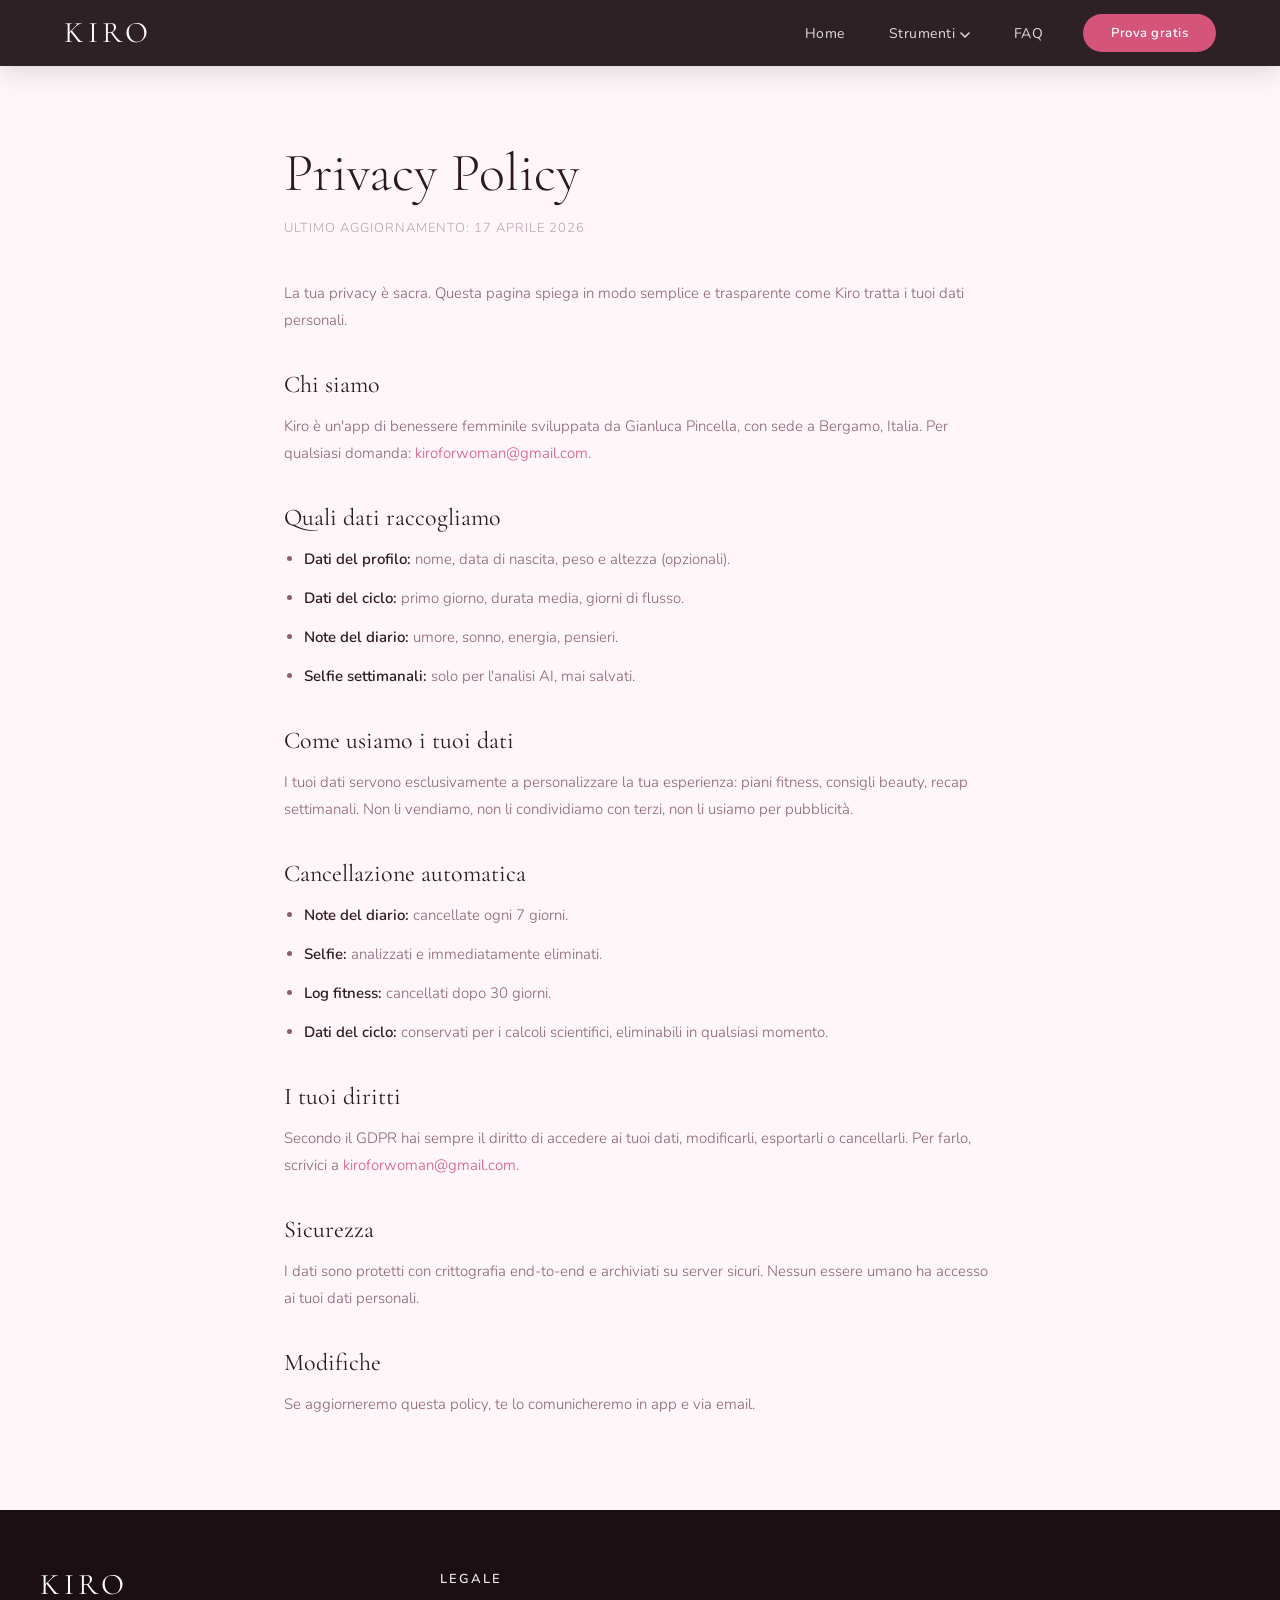
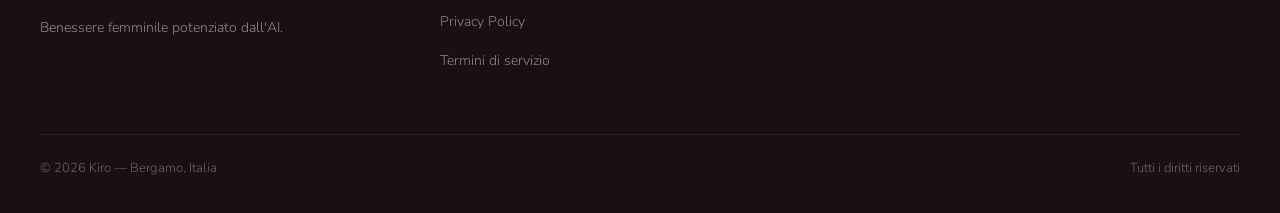
<file: privacy.html>
<!DOCTYPE html>
<html lang="it">
<head>
    <meta charset="UTF-8">
    <meta name="viewport" content="width=device-width, initial-scale=1.0">
    <title>Privacy Policy — Kiro</title>
    <meta name="description" content="Privacy Policy di Kiro. Come trattiamo i tuoi dati personali nel rispetto del GDPR. I tuoi dati non vengono mai venduti.">
    <meta name="robots" content="index, follow">
    <meta name="theme-color" content="#D4547A">
    <link rel="canonical" href="https://www.getkiroo.com/privacy.html">
    <meta property="og:title" content="Privacy Policy — Kiro">
    <meta property="og:description" content="Privacy Policy di Kiro.">
    <meta property="og:url" content="https://www.getkiroo.com/privacy.html">
    <meta property="og:locale" content="it_IT">
    <link rel="icon" type="image/svg+xml" href="favicon.svg">
    <link href="https://fonts.googleapis.com/css2?family=Cormorant+Garamond:wght@300;400&family=Nunito:wght@300;400;600&display=swap" rel="stylesheet">
    <link rel="stylesheet" href="css/base.css">
    <link rel="stylesheet" href="css/nav.css">
    <link rel="stylesheet" href="css/footer.css">
    <link rel="stylesheet" href="css/responsive.css">
    <style>
        .legal-page {
            padding: 140px 24px 80px;
            max-width: 760px;
            margin: 0 auto;
        }
        .legal-page h1 {
            font-family: var(--font-display);
            font-weight: 300;
            font-size: clamp(36px, 5vw, 54px);
            color: var(--text);
            margin-bottom: 12px;
        }
        .legal-page .updated {
            color: var(--text-tertiary);
            font-size: 13px;
            margin-bottom: 40px;
            letter-spacing: 1px;
            text-transform: uppercase;
        }
        .legal-page h2 {
            font-family: var(--font-display);
            font-weight: 400;
            font-size: 24px;
            color: var(--text);
            margin-top: 36px;
            margin-bottom: 14px;
        }
        .legal-page p, .legal-page li {
            font-size: 15px;
            font-weight: 300;
            line-height: 1.8;
            color: var(--text-secondary);
            margin-bottom: 12px;
        }
        .legal-page ul {
            padding-left: 20px;
            margin-bottom: 16px;
        }
        .legal-page strong { color: var(--text); font-weight: 600; }
        .legal-page a { color: var(--accent); text-decoration: none; }
        .legal-page a:hover { text-decoration: underline; }
    </style>
</head>
<body>

    <nav id="navbar" class="scrolled always-dark">
        <div class="nav-inner">
            <a href="index.html" class="nav-logo" aria-label="Kiro home">
                <span class="logo-text">Kiro</span>
            </a>
                        <ul class="nav-links" id="navLinks">
                <li><a href="index.html">Home</a></li>
                <li class="nav-dropdown">
                    <a href="#" class="nav-dropdown-toggle">Strumenti <svg width="10" height="6" viewBox="0 0 10 6" fill="none" stroke="currentColor" stroke-width="1.5" stroke-linecap="round" stroke-linejoin="round" aria-hidden="true"><path d="M1 1l4 4 4-4"/></svg></a>
                    <ul class="nav-dropdown-menu">
                        <li><a href="scopri-la-tua-fase.html">Scopri la tua fase</a></li>
                        <li><a href="calcolo-ovulazione.html">Calcolo ovulazione</a></li>
                        <li><a href="calcolo-giorni-fertili.html">Giorni fertili</a></li>
                        <li><a href="calcolo-data-parto.html">Data presunta parto</a></li>
                    </ul>
                </li>
                <li><a href="index.html#faq">FAQ</a></li>
                <li><a href="index.html#download" class="nav-cta">Prova gratis</a></li>
            </ul>
            <button class="nav-mobile-toggle" id="mobileToggle" aria-label="Menu">
                <span></span><span></span><span></span>
            </button>
        </div>
    </nav>

    <main class="legal-page">
        <h1>Privacy Policy</h1>
        <p class="updated">Ultimo aggiornamento: 17 aprile 2026</p>

        <p>La tua privacy è sacra. Questa pagina spiega in modo semplice e trasparente come Kiro tratta i tuoi dati personali.</p>

        <h2>Chi siamo</h2>
        <p>Kiro è un'app di benessere femminile sviluppata da Gianluca Pincella, con sede a Bergamo, Italia. Per qualsiasi domanda: <a href="mailto:kiroforwoman@gmail.com">kiroforwoman@gmail.com</a>.</p>

        <h2>Quali dati raccogliamo</h2>
        <ul>
            <li><strong>Dati del profilo:</strong> nome, data di nascita, peso e altezza (opzionali).</li>
            <li><strong>Dati del ciclo:</strong> primo giorno, durata media, giorni di flusso.</li>
            <li><strong>Note del diario:</strong> umore, sonno, energia, pensieri.</li>
            <li><strong>Selfie settimanali:</strong> solo per l'analisi AI, mai salvati.</li>
        </ul>

        <h2>Come usiamo i tuoi dati</h2>
        <p>I tuoi dati servono esclusivamente a personalizzare la tua esperienza: piani fitness, consigli beauty, recap settimanali. Non li vendiamo, non li condividiamo con terzi, non li usiamo per pubblicità.</p>

        <h2>Cancellazione automatica</h2>
        <ul>
            <li><strong>Note del diario:</strong> cancellate ogni 7 giorni.</li>
            <li><strong>Selfie:</strong> analizzati e immediatamente eliminati.</li>
            <li><strong>Log fitness:</strong> cancellati dopo 30 giorni.</li>
            <li><strong>Dati del ciclo:</strong> conservati per i calcoli scientifici, eliminabili in qualsiasi momento.</li>
        </ul>

        <h2>I tuoi diritti</h2>
        <p>Secondo il GDPR hai sempre il diritto di accedere ai tuoi dati, modificarli, esportarli o cancellarli. Per farlo, scrivici a <a href="mailto:kiroforwoman@gmail.com">kiroforwoman@gmail.com</a>.</p>

        <h2>Sicurezza</h2>
        <p>I dati sono protetti con crittografia end-to-end e archiviati su server sicuri. Nessun essere umano ha accesso ai tuoi dati personali.</p>

        <h2>Modifiche</h2>
        <p>Se aggiorneremo questa policy, te lo comunicheremo in app e via email.</p>
    </main>

    <footer>
        <div class="footer-inner">
            <div class="footer-brand">
                <a href="index.html" class="nav-logo">
                    <span class="logo-text">Kiro</span>
                </a>
                <p>Benessere femminile potenziato dall'AI.</p>
            </div>
            <div class="footer-col">
                <h4>Legale</h4>
                <ul>
                    <li><a href="privacy.html">Privacy Policy</a></li>
                    <li><a href="termini.html">Termini di servizio</a></li>
                </ul>
            </div>
        </div>
        <div class="footer-bottom">
            <p>&copy; 2026 Kiro — Bergamo, Italia</p>
            <p>Tutti i diritti riservati</p>
        </div>
    </footer>

    <script src="script.js"></script>
</body>
</html>
</file>
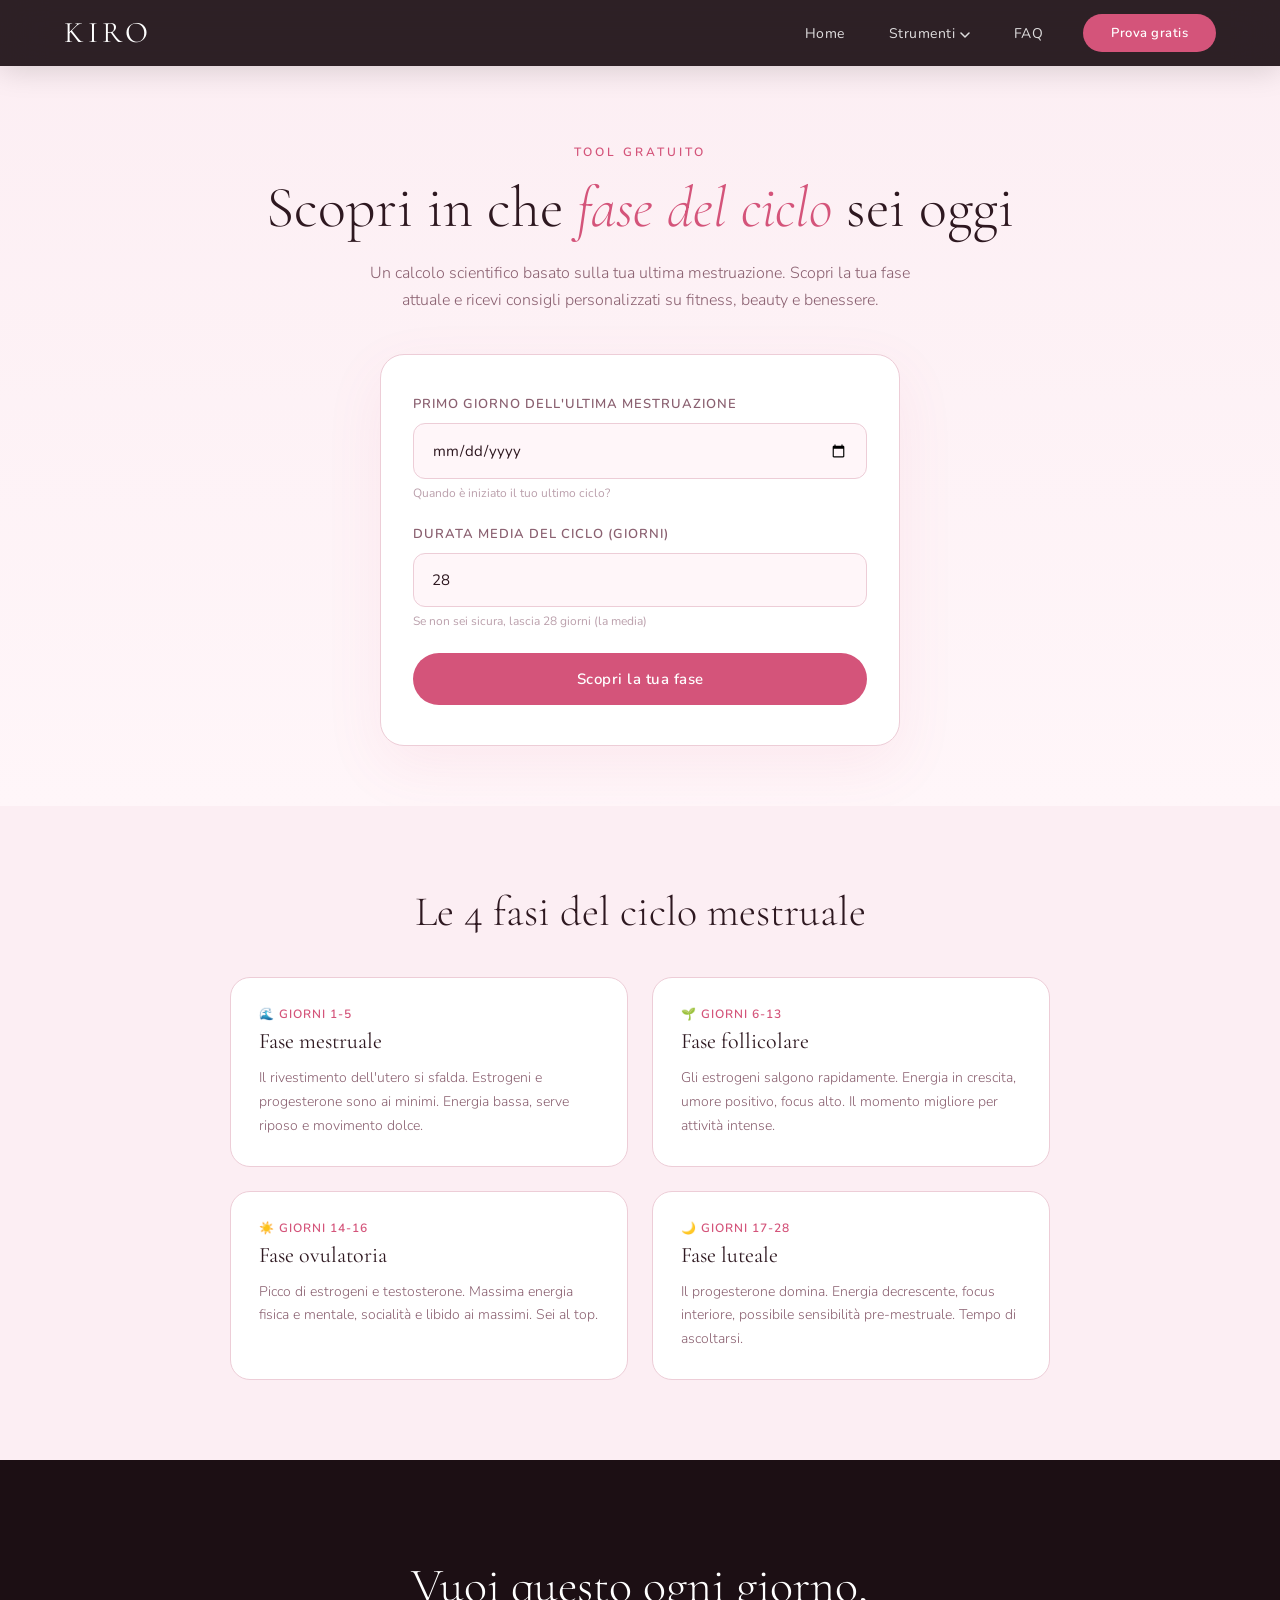
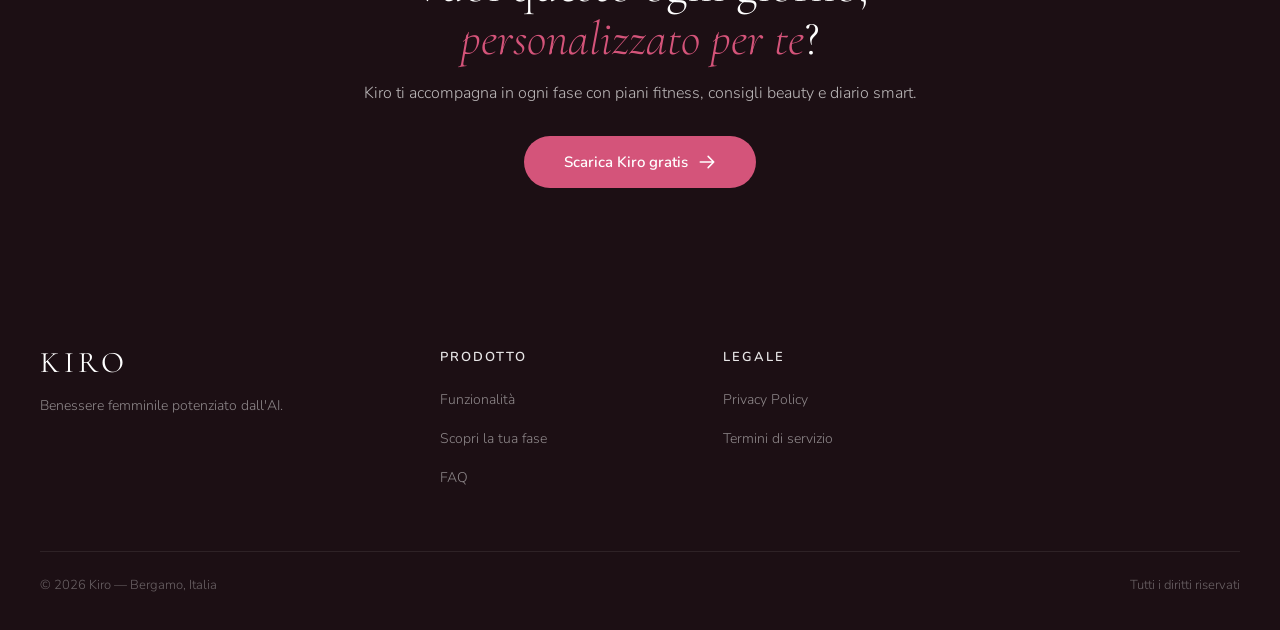
<file: scopri-la-tua-fase.html>
<!DOCTYPE html>
<html lang="it">
<head>
    <meta charset="UTF-8">
    <meta name="viewport" content="width=device-width, initial-scale=1.0">

    <!-- SEO Core -->
    <title>Calcolo fase del ciclo mestruale — Gratuito online | Kiro</title>
    <meta name="description" content="Calcola gratis in che fase del ciclo mestruale sei oggi. Mestruale, follicolare, ovulatoria o luteale: scopri la tua fase e ricevi consigli personalizzati.">
    <meta name="keywords" content="calcolo fase ciclo, fase del ciclo, fase mestruale, fase follicolare, fase ovulatoria, fase luteale, in che fase del ciclo sono, calcolatore ciclo mestruale">
    <meta name="author" content="Kiro">
    <meta name="robots" content="index, follow, max-image-preview:large">
    <meta name="language" content="Italian">
    <meta name="theme-color" content="#D4547A">
    <link rel="canonical" href="https://www.getkiroo.com/scopri-la-tua-fase.html">

    <!-- Open Graph -->
    <meta property="og:type" content="website">
    <meta property="og:site_name" content="Kiro">
    <meta property="og:url" content="https://www.getkiroo.com/scopri-la-tua-fase.html">
    <meta property="og:title" content="Calcolo fase del ciclo mestruale — Gratuito online">
    <meta property="og:description" content="Scopri in che fase del ciclo sei oggi e ricevi consigli su fitness, beauty e benessere.">
    <meta property="og:image" content="https://www.getkiroo.com/images/hero-tramonto.jpg">
    <meta property="og:locale" content="it_IT">

    <!-- Twitter -->
    <meta name="twitter:card" content="summary_large_image">
    <meta name="twitter:title" content="Calcolo fase del ciclo mestruale — Gratuito">
    <meta name="twitter:description" content="Scopri in che fase del ciclo sei oggi.">
    <meta name="twitter:image" content="https://www.getkiroo.com/images/hero-tramonto.jpg">

    <!-- Schema.org -->
    <script type="application/ld+json">
    {
        "@context": "https://schema.org",
        "@type": "WebApplication",
        "name": "Calcolo fase ciclo mestruale",
        "url": "https://www.getkiroo.com/scopri-la-tua-fase.html",
        "applicationCategory": "HealthApplication",
        "operatingSystem": "Web",
        "description": "Calcolatore gratuito online per scoprire in che fase del ciclo mestruale si è: mestruale, follicolare, ovulatoria o luteale.",
        "offers": {
            "@type": "Offer",
            "price": "0",
            "priceCurrency": "EUR"
        },
        "inLanguage": "it-IT"
    }
    </script>

    <script type="application/ld+json">
    {
        "@context": "https://schema.org",
        "@type": "BreadcrumbList",
        "itemListElement": [
            {
                "@type": "ListItem",
                "position": 1,
                "name": "Home",
                "item": "https://www.getkiroo.com/"
            },
            {
                "@type": "ListItem",
                "position": 2,
                "name": "Calcolo fase del ciclo",
                "item": "https://www.getkiroo.com/scopri-la-tua-fase.html"
            }
        ]
    }
    </script>

    <link rel="icon" type="image/svg+xml" href="favicon.svg">
    <link rel="preconnect" href="https://fonts.googleapis.com">
    <link rel="preconnect" href="https://fonts.gstatic.com" crossorigin>
    <link href="https://fonts.googleapis.com/css2?family=Cormorant+Garamond:ital,wght@0,300;0,400;0,500;1,300;1,400&family=Nunito:wght@300;400;600;700&display=swap" rel="stylesheet">
    <link rel="stylesheet" href="css/base.css">
    <link rel="stylesheet" href="css/nav.css">
    <link rel="stylesheet" href="css/footer.css">
    <link rel="stylesheet" href="css/responsive.css">

    <style>
        .fase-hero {
            padding: 140px 24px 60px;
            text-align: center;
            background: linear-gradient(180deg, var(--soft) 0%, var(--bg) 100%);
        }

        .fase-hero .tag {
            display: inline-block;
            margin-bottom: 16px;
        }

        .fase-hero h1 {
            font-family: var(--font-display);
            font-weight: 300;
            font-size: clamp(36px, 6vw, 58px);
            color: var(--text);
            line-height: 1.1;
            max-width: 760px;
            margin: 0 auto 20px;
        }

        .fase-hero h1 em {
            font-style: italic;
            color: var(--accent);
        }

        .fase-hero-sub {
            font-size: 16px;
            font-weight: 300;
            color: var(--text-secondary);
            max-width: 560px;
            margin: 0 auto 40px;
            line-height: 1.7;
        }

        .fase-form-wrapper {
            max-width: 520px;
            margin: 0 auto;
            padding: 40px 32px;
            background: #fff;
            border-radius: 24px;
            border: 1px solid var(--muted);
            box-shadow: 0 20px 60px rgba(212, 84, 122, 0.08);
        }

        .fase-form-row {
            margin-bottom: 24px;
            text-align: left;
        }

        .fase-form-row label {
            display: block;
            font-size: 13px;
            font-weight: 600;
            letter-spacing: 1px;
            text-transform: uppercase;
            color: var(--text-secondary);
            margin-bottom: 10px;
        }

        .fase-form-row input {
            width: 100%;
            padding: 16px 18px;
            font-family: var(--font-body);
            font-size: 15px;
            color: var(--text);
            background: var(--bg);
            border: 1.5px solid var(--muted);
            border-radius: 12px;
            transition: all 0.3s;
        }

        .fase-form-row input:focus {
            outline: none;
            border-color: var(--accent);
            background: #fff;
        }

        .fase-form-help {
            font-size: 12px;
            color: var(--text-tertiary);
            margin-top: 6px;
        }

        .fase-form-submit {
            width: 100%;
            padding: 16px;
            background: var(--accent);
            color: #fff;
            border: none;
            border-radius: 50px;
            font-family: var(--font-body);
            font-size: 15px;
            font-weight: 600;
            letter-spacing: 0.5px;
            cursor: pointer;
            transition: all 0.3s cubic-bezier(0.22, 1, 0.36, 1);
        }

        .fase-form-submit:hover {
            background: var(--accent-dark);
            transform: translateY(-2px);
            box-shadow: 0 12px 30px rgba(212, 84, 122, 0.3);
        }

        /* RESULT */
        .fase-result {
            display: none;
            padding: 80px 24px;
            animation: fadeUp 0.8s cubic-bezier(0.22, 1, 0.36, 1);
        }

        .fase-result.visible { display: block; }

        .fase-result-inner {
            max-width: 900px;
            margin: 0 auto;
        }

        .fase-current {
            text-align: center;
            margin-bottom: 48px;
        }

        .fase-emoji {
            font-size: 64px;
            margin-bottom: 16px;
            line-height: 1;
        }

        .fase-current h2 {
            font-family: var(--font-display);
            font-weight: 300;
            font-size: clamp(32px, 5vw, 48px);
            color: var(--text);
            margin-bottom: 12px;
        }

        .fase-current h2 em {
            font-style: italic;
            color: var(--accent);
        }

        .fase-current-day {
            display: inline-block;
            padding: 6px 16px;
            background: var(--soft);
            color: var(--accent);
            border-radius: 50px;
            font-size: 13px;
            font-weight: 600;
            letter-spacing: 0.5px;
            margin-bottom: 20px;
        }

        .fase-current-desc {
            font-size: 16px;
            font-weight: 300;
            color: var(--text-secondary);
            max-width: 560px;
            margin: 0 auto;
            line-height: 1.7;
        }

        .fase-tips-grid {
            display: grid;
            grid-template-columns: repeat(3, 1fr);
            gap: 20px;
            margin-bottom: 48px;
        }

        .fase-tip-card {
            background: #fff;
            border-radius: 20px;
            padding: 32px 24px;
            border: 1px solid var(--muted);
            transition: transform 0.4s, box-shadow 0.4s;
        }

        .fase-tip-card:hover {
            transform: translateY(-4px);
            box-shadow: 0 20px 40px rgba(212, 84, 122, 0.08);
        }

        .fase-tip-icon {
            width: 48px;
            height: 48px;
            background: var(--soft);
            border-radius: 12px;
            display: flex;
            align-items: center;
            justify-content: center;
            margin-bottom: 16px;
        }

        .fase-tip-card h3 {
            font-family: var(--font-display);
            font-size: 22px;
            font-weight: 400;
            color: var(--text);
            margin-bottom: 10px;
        }

        .fase-tip-card p {
            font-size: 14px;
            font-weight: 300;
            color: var(--text-secondary);
            line-height: 1.7;
        }

        /* APP TEASER */
        .fase-app-teaser {
            background: linear-gradient(135deg, var(--soft) 0%, #fff 100%);
            border-radius: 24px;
            padding: 40px 32px;
            border: 1px solid var(--muted);
            text-align: center;
            margin-bottom: 48px;
        }

        .teaser-line {
            font-family: var(--font-display);
            font-size: 20px;
            font-weight: 300;
            color: var(--text);
            line-height: 1.5;
            max-width: 560px;
            margin: 0 auto 24px;
        }

        .teaser-line strong {
            font-style: italic;
            color: var(--accent);
            font-weight: 400;
        }

        .teaser-btn {
            display: inline-block;
            background: var(--accent);
            color: #fff;
            padding: 14px 32px;
            border-radius: 50px;
            font-family: var(--font-body);
            font-size: 14px;
            font-weight: 600;
            text-decoration: none;
            letter-spacing: 0.5px;
            transition: all 0.3s;
        }

        .teaser-btn:hover {
            background: var(--accent-dark);
            transform: translateY(-2px);
        }

        /* INFO SECTION */
        .fase-info {
            padding: 80px 24px;
            background: var(--soft);
        }

        .fase-info-inner {
            max-width: 820px;
            margin: 0 auto;
        }

        .fase-info h2 {
            font-family: var(--font-display);
            font-weight: 300;
            font-size: clamp(28px, 4vw, 42px);
            color: var(--text);
            text-align: center;
            margin-bottom: 40px;
        }

        .fase-info-grid {
            display: grid;
            grid-template-columns: repeat(2, 1fr);
            gap: 24px;
        }

        .fase-info-card {
            background: #fff;
            border-radius: 20px;
            padding: 28px;
            border: 1px solid var(--muted);
        }

        .fase-info-card h3 {
            font-family: var(--font-display);
            font-size: 22px;
            font-weight: 400;
            color: var(--text);
            margin-bottom: 12px;
        }

        .fase-info-card h3 .days {
            font-size: 12px;
            font-weight: 600;
            color: var(--accent);
            letter-spacing: 1px;
            display: block;
            margin-bottom: 6px;
            text-transform: uppercase;
            font-family: var(--font-body);
        }

        .fase-info-card p {
            font-size: 14px;
            font-weight: 300;
            color: var(--text-secondary);
            line-height: 1.7;
        }

        /* CTA FINALE */
        .fase-cta {
            padding: 100px 24px;
            text-align: center;
            background: var(--dark);
        }

        .fase-cta h2 {
            font-family: var(--font-display);
            font-weight: 300;
            font-size: clamp(32px, 5vw, 48px);
            color: #fff;
            line-height: 1.1;
            margin-bottom: 16px;
        }

        .fase-cta h2 em {
            font-style: italic;
            color: var(--accent);
        }

        .fase-cta p {
            color: rgba(255,255,255,0.7);
            margin-bottom: 32px;
            font-weight: 300;
        }

        .fase-cta-btn {
            display: inline-flex;
            align-items: center;
            gap: 10px;
            background: var(--accent);
            color: #fff;
            padding: 16px 40px;
            border-radius: 50px;
            font-family: var(--font-body);
            font-size: 15px;
            font-weight: 600;
            text-decoration: none;
            transition: all 0.3s;
        }

        .fase-cta-btn:hover {
            background: var(--accent-dark);
            transform: translateY(-2px);
        }

        @media (max-width: 640px) {
            .fase-tips-grid { grid-template-columns: 1fr; }
            .fase-info-grid { grid-template-columns: 1fr; }
        }
    </style>
</head>
<body>

    <nav id="navbar" class="scrolled always-dark">
        <div class="nav-inner">
            <a href="index.html" class="nav-logo" aria-label="Kiro home">
                <span class="logo-text">Kiro</span>
            </a>
                        <ul class="nav-links" id="navLinks">
                <li><a href="index.html">Home</a></li>
                <li class="nav-dropdown">
                    <a href="#" class="nav-dropdown-toggle">Strumenti <svg width="10" height="6" viewBox="0 0 10 6" fill="none" stroke="currentColor" stroke-width="1.5" stroke-linecap="round" stroke-linejoin="round" aria-hidden="true"><path d="M1 1l4 4 4-4"/></svg></a>
                    <ul class="nav-dropdown-menu">
                        <li><a href="scopri-la-tua-fase.html">Scopri la tua fase</a></li>
                        <li><a href="calcolo-ovulazione.html">Calcolo ovulazione</a></li>
                        <li><a href="calcolo-giorni-fertili.html">Giorni fertili</a></li>
                        <li><a href="calcolo-data-parto.html">Data presunta parto</a></li>
                    </ul>
                </li>
                <li><a href="index.html#faq">FAQ</a></li>
                <li><a href="index.html#download" class="nav-cta">Prova gratis</a></li>
            </ul>
            <button class="nav-mobile-toggle" id="mobileToggle" aria-label="Menu">
                <span></span><span></span><span></span>
            </button>
        </div>
    </nav>

    <!-- HERO -->
    <section class="fase-hero">
        <span class="tag">Tool gratuito</span>
        <h1>Scopri in che <em>fase del ciclo</em> sei oggi</h1>
        <p class="fase-hero-sub">Un calcolo scientifico basato sulla tua ultima mestruazione. Scopri la tua fase attuale e ricevi consigli personalizzati su fitness, beauty e benessere.</p>

        <div class="fase-form-wrapper">
            <div class="fase-form-row">
                <label for="lastPeriod">Primo giorno dell'ultima mestruazione</label>
                <input type="date" id="lastPeriod" required>
                <p class="fase-form-help">Quando è iniziato il tuo ultimo ciclo?</p>
            </div>
            <div class="fase-form-row">
                <label for="cycleLength">Durata media del ciclo (giorni)</label>
                <input type="number" id="cycleLength" min="21" max="40" value="28" required>
                <p class="fase-form-help">Se non sei sicura, lascia 28 giorni (la media)</p>
            </div>
            <button class="fase-form-submit" id="calcBtn">Scopri la tua fase</button>
        </div>
    </section>

    <!-- RESULT -->
    <section class="fase-result" id="result">
        <div class="fase-result-inner">

            <div class="fase-current">
                <div class="fase-emoji" id="phaseEmoji">🌊</div>
                <span class="fase-current-day" id="phaseDay">Giorno 1 del ciclo</span>
                <h2>Sei nella fase <em id="phaseName">mestruale</em></h2>
                <p class="fase-current-desc" id="phaseDesc"></p>
            </div>

            <div class="fase-tips-grid">
                <div class="fase-tip-card">
                    <div class="fase-tip-icon">
                        <svg width="24" height="24" viewBox="0 0 32 32" fill="none" stroke="#D4547A" stroke-width="2" stroke-linecap="round" stroke-linejoin="round"><path d="M5 13h4"/><path d="M9 9v8"/><path d="M23 9v8"/><path d="M23 13h4"/><path d="M13 9v8"/><path d="M19 9v8"/><path d="M13 13h6"/></svg>
                    </div>
                    <h3>Fitness</h3>
                    <p id="tipFitness"></p>
                </div>
                <div class="fase-tip-card">
                    <div class="fase-tip-icon">
                        <svg width="24" height="24" viewBox="0 0 36 36" fill="none" stroke="#D4547A" stroke-width="1.8" stroke-linecap="round" stroke-linejoin="round">
                            <ellipse cx="18" cy="10" rx="3.5" ry="6"/>
                            <ellipse cx="18" cy="26" rx="3.5" ry="6"/>
                            <ellipse cx="10" cy="18" rx="6" ry="3.5"/>
                            <ellipse cx="26" cy="18" rx="6" ry="3.5"/>
                            <g transform="rotate(45 18 18)">
                                <ellipse cx="18" cy="10" rx="3" ry="5"/>
                                <ellipse cx="18" cy="26" rx="3" ry="5"/>
                                <ellipse cx="10" cy="18" rx="5" ry="3"/>
                                <ellipse cx="26" cy="18" rx="5" ry="3"/>
                            </g>
                            <circle cx="18" cy="18" r="2" fill="#D4547A"/>
                        </svg>
                    </div>
                    <h3>Beauty</h3>
                    <p id="tipBeauty"></p>
                </div>
                <div class="fase-tip-card">
                    <div class="fase-tip-icon">
                        <svg width="24" height="24" viewBox="0 0 24 24" fill="none" stroke="#D4547A" stroke-width="2" stroke-linecap="round" stroke-linejoin="round"><path d="M13 3L4 14h7l-1 7 9 -11h-7l1 -7z"/></svg>
                    </div>
                    <h3>Vibes</h3>
                    <p id="tipVibes"></p>
                </div>
            </div>

            <div class="fase-app-teaser">
                <p class="teaser-line">Vuoi vedere <strong>il calendario completo</strong> delle prossime settimane, ricevere notifiche e avere piani fitness che si adattano ogni giorno?</p>
                <a href="index.html#download" class="teaser-btn">Scopri Kiro →</a>
            </div>
        </div>
    </section>

    <!-- INFO FASI -->
    <section class="fase-info">
        <div class="fase-info-inner">
            <h2>Le 4 fasi del ciclo mestruale</h2>
            <div class="fase-info-grid">
                <div class="fase-info-card">
                    <h3><span class="days">🌊 Giorni 1-5</span>Fase mestruale</h3>
                    <p>Il rivestimento dell'utero si sfalda. Estrogeni e progesterone sono ai minimi. Energia bassa, serve riposo e movimento dolce.</p>
                </div>
                <div class="fase-info-card">
                    <h3><span class="days">🌱 Giorni 6-13</span>Fase follicolare</h3>
                    <p>Gli estrogeni salgono rapidamente. Energia in crescita, umore positivo, focus alto. Il momento migliore per attività intense.</p>
                </div>
                <div class="fase-info-card">
                    <h3><span class="days">☀️ Giorni 14-16</span>Fase ovulatoria</h3>
                    <p>Picco di estrogeni e testosterone. Massima energia fisica e mentale, socialità e libido ai massimi. Sei al top.</p>
                </div>
                <div class="fase-info-card">
                    <h3><span class="days">🌙 Giorni 17-28</span>Fase luteale</h3>
                    <p>Il progesterone domina. Energia decrescente, focus interiore, possibile sensibilità pre-mestruale. Tempo di ascoltarsi.</p>
                </div>
            </div>
        </div>
    </section>

    <!-- CTA -->
    <section class="fase-cta">
        <h2>Vuoi questo ogni giorno,<br><em>personalizzato per te</em>?</h2>
        <p>Kiro ti accompagna in ogni fase con piani fitness, consigli beauty e diario smart.</p>
        <a href="index.html#download" class="fase-cta-btn">
            Scarica Kiro gratis
            <svg xmlns="http://www.w3.org/2000/svg" width="18" height="18" fill="none" viewBox="0 0 24 24" stroke-width="2" stroke="currentColor"><path stroke-linecap="round" stroke-linejoin="round" d="M13.5 4.5L21 12m0 0l-7.5 7.5M21 12H3"/></svg>
        </a>
    </section>

    <footer>
        <div class="footer-inner">
            <div class="footer-brand">
                <a href="index.html" class="nav-logo">
                    <span class="logo-text">Kiro</span>
                </a>
                <p>Benessere femminile potenziato dall'AI.</p>
            </div>
            <div class="footer-col">
                <h4>Prodotto</h4>
                <ul>
                    <li><a href="index.html#features">Funzionalità</a></li>
                    <li><a href="scopri-la-tua-fase.html">Scopri la tua fase</a></li>
                    <li><a href="index.html#faq">FAQ</a></li>
                </ul>
            </div>
            <div class="footer-col">
                <h4>Legale</h4>
                <ul>
                    <li><a href="privacy.html">Privacy Policy</a></li>
                    <li><a href="termini.html">Termini di servizio</a></li>
                </ul>
            </div>
        </div>
        <div class="footer-bottom">
            <p>&copy; 2026 Kiro — Bergamo, Italia</p>
            <p>Tutti i diritti riservati</p>
        </div>
    </footer>

    <script src="script.js"></script>
    <script src="fase.js"></script>
</body>
</html>
</file>
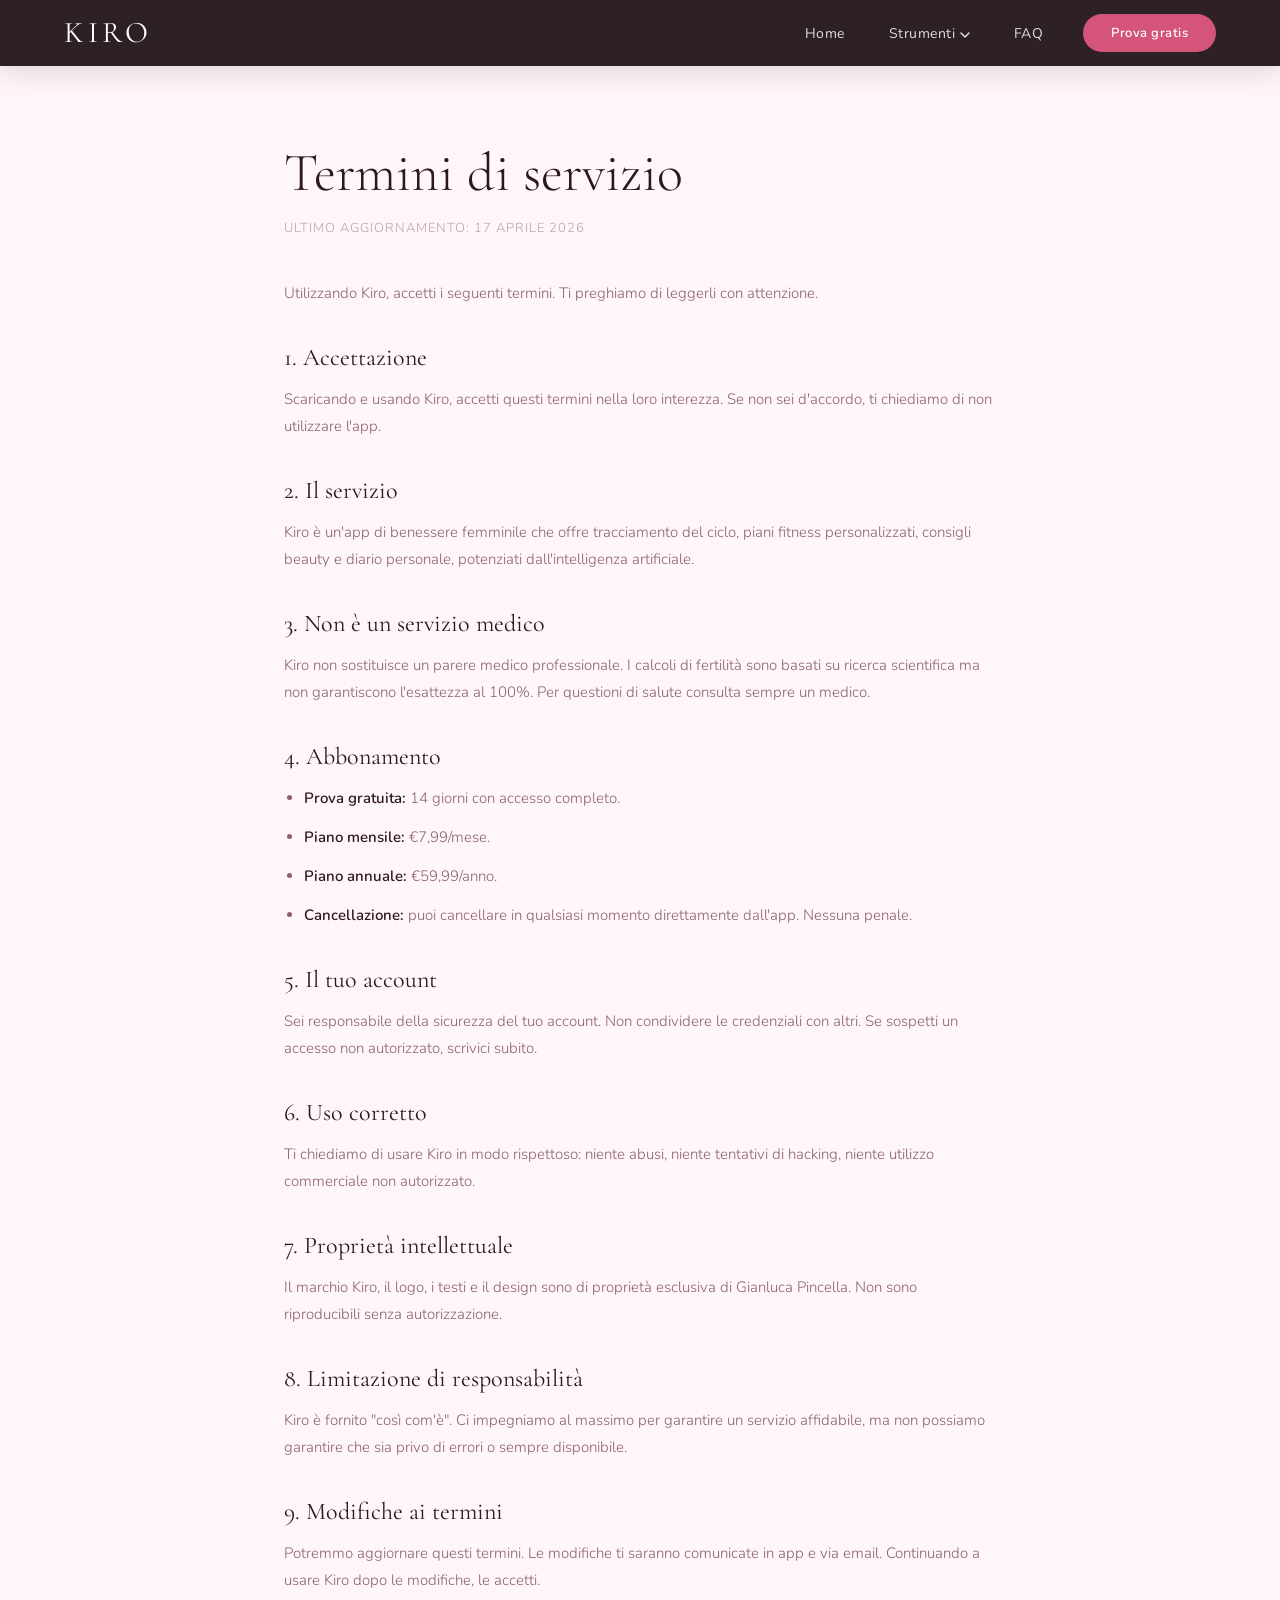
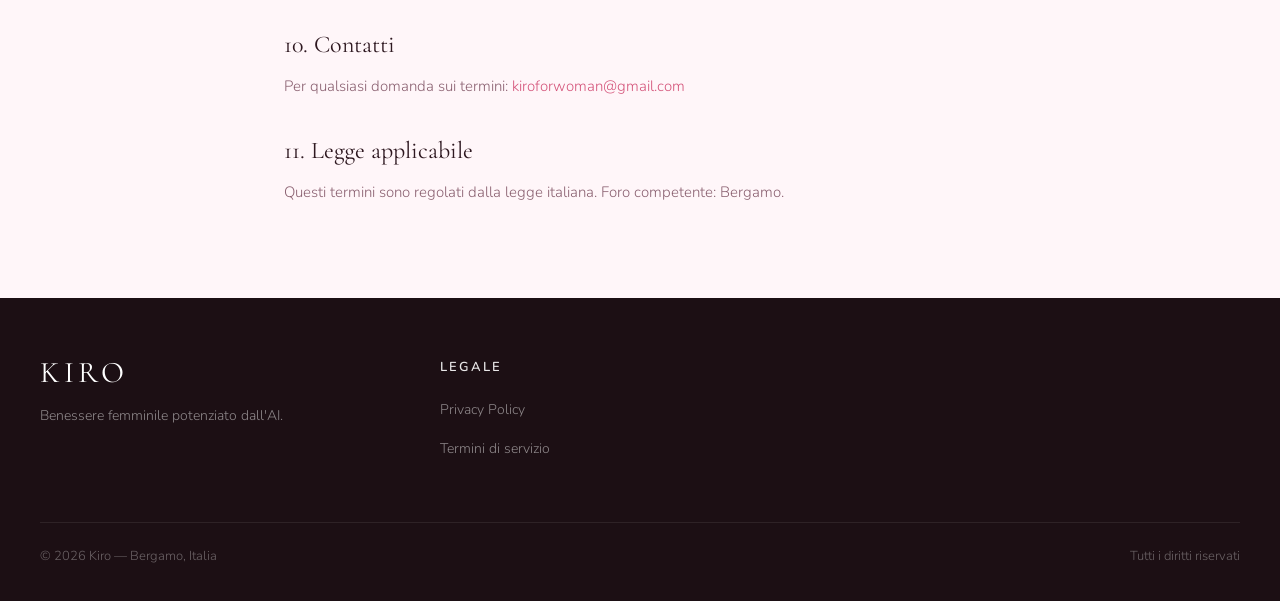
<file: termini.html>
<!DOCTYPE html>
<html lang="it">
<head>
    <meta charset="UTF-8">
    <meta name="viewport" content="width=device-width, initial-scale=1.0">
    <title>Termini di servizio — Kiro</title>
    <meta name="description" content="Termini e condizioni di utilizzo dell'app Kiro. Informazioni su abbonamento, cancellazione, responsabilità e uso corretto.">
    <meta name="robots" content="index, follow">
    <meta name="theme-color" content="#D4547A">
    <link rel="canonical" href="https://www.getkiroo.com/termini.html">
    <meta property="og:title" content="Termini di servizio — Kiro">
    <meta property="og:description" content="Termini e condizioni di Kiro.">
    <meta property="og:url" content="https://www.getkiroo.com/termini.html">
    <meta property="og:locale" content="it_IT">
    <link rel="icon" type="image/svg+xml" href="favicon.svg">
    <link href="https://fonts.googleapis.com/css2?family=Cormorant+Garamond:wght@300;400&family=Nunito:wght@300;400;600&display=swap" rel="stylesheet">
    <link rel="stylesheet" href="css/base.css">
    <link rel="stylesheet" href="css/nav.css">
    <link rel="stylesheet" href="css/footer.css">
    <link rel="stylesheet" href="css/responsive.css">
    <style>
        .legal-page {
            padding: 140px 24px 80px;
            max-width: 760px;
            margin: 0 auto;
        }
        .legal-page h1 {
            font-family: var(--font-display);
            font-weight: 300;
            font-size: clamp(36px, 5vw, 54px);
            color: var(--text);
            margin-bottom: 12px;
        }
        .legal-page .updated {
            color: var(--text-tertiary);
            font-size: 13px;
            margin-bottom: 40px;
            letter-spacing: 1px;
            text-transform: uppercase;
        }
        .legal-page h2 {
            font-family: var(--font-display);
            font-weight: 400;
            font-size: 24px;
            color: var(--text);
            margin-top: 36px;
            margin-bottom: 14px;
        }
        .legal-page p, .legal-page li {
            font-size: 15px;
            font-weight: 300;
            line-height: 1.8;
            color: var(--text-secondary);
            margin-bottom: 12px;
        }
        .legal-page ul { padding-left: 20px; margin-bottom: 16px; }
        .legal-page strong { color: var(--text); font-weight: 600; }
        .legal-page a { color: var(--accent); text-decoration: none; }
        .legal-page a:hover { text-decoration: underline; }
    </style>
</head>
<body>

    <nav id="navbar" class="scrolled always-dark">
        <div class="nav-inner">
            <a href="index.html" class="nav-logo" aria-label="Kiro home">
                <span class="logo-text">Kiro</span>
            </a>
                        <ul class="nav-links" id="navLinks">
                <li><a href="index.html">Home</a></li>
                <li class="nav-dropdown">
                    <a href="#" class="nav-dropdown-toggle">Strumenti <svg width="10" height="6" viewBox="0 0 10 6" fill="none" stroke="currentColor" stroke-width="1.5" stroke-linecap="round" stroke-linejoin="round" aria-hidden="true"><path d="M1 1l4 4 4-4"/></svg></a>
                    <ul class="nav-dropdown-menu">
                        <li><a href="scopri-la-tua-fase.html">Scopri la tua fase</a></li>
                        <li><a href="calcolo-ovulazione.html">Calcolo ovulazione</a></li>
                        <li><a href="calcolo-giorni-fertili.html">Giorni fertili</a></li>
                        <li><a href="calcolo-data-parto.html">Data presunta parto</a></li>
                    </ul>
                </li>
                <li><a href="index.html#faq">FAQ</a></li>
                <li><a href="index.html#download" class="nav-cta">Prova gratis</a></li>
            </ul>
            <button class="nav-mobile-toggle" id="mobileToggle" aria-label="Menu">
                <span></span><span></span><span></span>
            </button>
        </div>
    </nav>

    <main class="legal-page">
        <h1>Termini di servizio</h1>
        <p class="updated">Ultimo aggiornamento: 17 aprile 2026</p>

        <p>Utilizzando Kiro, accetti i seguenti termini. Ti preghiamo di leggerli con attenzione.</p>

        <h2>1. Accettazione</h2>
        <p>Scaricando e usando Kiro, accetti questi termini nella loro interezza. Se non sei d'accordo, ti chiediamo di non utilizzare l'app.</p>

        <h2>2. Il servizio</h2>
        <p>Kiro è un'app di benessere femminile che offre tracciamento del ciclo, piani fitness personalizzati, consigli beauty e diario personale, potenziati dall'intelligenza artificiale.</p>

        <h2>3. Non è un servizio medico</h2>
        <p>Kiro non sostituisce un parere medico professionale. I calcoli di fertilità sono basati su ricerca scientifica ma non garantiscono l'esattezza al 100%. Per questioni di salute consulta sempre un medico.</p>

        <h2>4. Abbonamento</h2>
        <ul>
            <li><strong>Prova gratuita:</strong> 14 giorni con accesso completo.</li>
            <li><strong>Piano mensile:</strong> €7,99/mese.</li>
            <li><strong>Piano annuale:</strong> €59,99/anno.</li>
            <li><strong>Cancellazione:</strong> puoi cancellare in qualsiasi momento direttamente dall'app. Nessuna penale.</li>
        </ul>

        <h2>5. Il tuo account</h2>
        <p>Sei responsabile della sicurezza del tuo account. Non condividere le credenziali con altri. Se sospetti un accesso non autorizzato, scrivici subito.</p>

        <h2>6. Uso corretto</h2>
        <p>Ti chiediamo di usare Kiro in modo rispettoso: niente abusi, niente tentativi di hacking, niente utilizzo commerciale non autorizzato.</p>

        <h2>7. Proprietà intellettuale</h2>
        <p>Il marchio Kiro, il logo, i testi e il design sono di proprietà esclusiva di Gianluca Pincella. Non sono riproducibili senza autorizzazione.</p>

        <h2>8. Limitazione di responsabilità</h2>
        <p>Kiro è fornito "così com'è". Ci impegniamo al massimo per garantire un servizio affidabile, ma non possiamo garantire che sia privo di errori o sempre disponibile.</p>

        <h2>9. Modifiche ai termini</h2>
        <p>Potremmo aggiornare questi termini. Le modifiche ti saranno comunicate in app e via email. Continuando a usare Kiro dopo le modifiche, le accetti.</p>

        <h2>10. Contatti</h2>
        <p>Per qualsiasi domanda sui termini: <a href="mailto:kiroforwoman@gmail.com">kiroforwoman@gmail.com</a></p>

        <h2>11. Legge applicabile</h2>
        <p>Questi termini sono regolati dalla legge italiana. Foro competente: Bergamo.</p>
    </main>

    <footer>
        <div class="footer-inner">
            <div class="footer-brand">
                <a href="index.html" class="nav-logo">
                    <span class="logo-text">Kiro</span>
                </a>
                <p>Benessere femminile potenziato dall'AI.</p>
            </div>
            <div class="footer-col">
                <h4>Legale</h4>
                <ul>
                    <li><a href="privacy.html">Privacy Policy</a></li>
                    <li><a href="termini.html">Termini di servizio</a></li>
                </ul>
            </div>
        </div>
        <div class="footer-bottom">
            <p>&copy; 2026 Kiro — Bergamo, Italia</p>
            <p>Tutti i diritti riservati</p>
        </div>
    </footer>

    <script src="script.js"></script>
</body>
</html>
</file>
<file: css/base.css>
:root {
    --accent: #D4547A;
    --accent-dark: #B8435F;
    --bg: #FFF6F9;
    --soft: #FCEEF3;
    --muted: #EDCDD7;
    --text: #2E1820;
    --text-secondary: #8A6070;
    --text-tertiary: #BBA0AC;
    --dark: #1C0F14;
    --dark2: #2A151C;
    --green: #81C784;
    --green-soft: #E8F5E9;
    --font-display: 'Cormorant Garamond', Georgia, serif;
    --font-body: 'Nunito', sans-serif;
}

* { margin: 0; padding: 0; box-sizing: border-box; }

html {
    scroll-behavior: smooth;
    -webkit-font-smoothing: antialiased;
}

body {
    font-family: var(--font-body);
    color: var(--text);
    background: var(--bg);
    overflow-x: hidden;
}

section[id],
div[id] {
    scroll-margin-top: 80px;
}

.container {
    max-width: 1200px;
    margin: 0 auto;
    padding: 0 24px;
}

.tag {
    font-family: var(--font-body);
    font-size: 12px;
    font-weight: 600;
    letter-spacing: 3px;
    text-transform: uppercase;
    color: var(--accent);
    margin-bottom: 16px;
    display: block;
}

.reveal {
    opacity: 0;
    transform: translateY(40px);
    transition: opacity 0.8s cubic-bezier(0.22, 1, 0.36, 1), transform 0.8s cubic-bezier(0.22, 1, 0.36, 1);
}

.reveal.visible {
    opacity: 1;
    transform: translateY(0);
}

@keyframes fadeUp {
    from { opacity: 0; transform: translateY(30px); }
    to { opacity: 1; transform: translateY(0); }
}

@keyframes fadeIn {
    from { opacity: 0; }
    to { opacity: 1; }
}

@keyframes scrollPulse {
    0%, 100% { opacity: 0.4; transform: scaleY(1); }
    50% { opacity: 1; transform: scaleY(1.2); }
}

/* Section bridges */
.section-bridge {
    padding: 48px 24px;
    text-align: center;
}

.bridge-text {
    font-family: var(--font-display);
    font-size: clamp(22px, 3vw, 30px);
    font-weight: 300;
    font-style: italic;
    color: var(--text-secondary);
    max-width: 600px;
    margin: 0 auto;
    line-height: 1.5;
}

/* Section stats */
.section-stats {
    display: flex;
    justify-content: center;
    align-items: center;
    gap: 40px;
    padding: 48px 24px;
    text-align: center;
    flex-wrap: wrap;
}

.stat-item {
    display: flex;
    flex-direction: column;
    align-items: center;
    gap: 6px;
}

.stat-number {
    font-family: var(--font-display);
    font-size: 48px;
    font-weight: 300;
    color: var(--accent);
    line-height: 1;
}

.stat-label {
    font-family: var(--font-body);
    font-size: 13px;
    font-weight: 400;
    color: var(--text-secondary);
    letter-spacing: 0.5px;
}

.stat-divider {
    width: 1px;
    height: 40px;
    background: var(--muted);
}
</file>
<file: css/nav.css>
nav {
    position: fixed;
    top: 0;
    left: 0;
    right: 0;
    z-index: 1000;
    padding: 20px 0;
    transition: all 0.4s ease;
}

nav.scrolled {
    background: rgba(28, 15, 20, 0.92);
    backdrop-filter: blur(20px);
    -webkit-backdrop-filter: blur(20px);
    padding: 14px 0;
    box-shadow: 0 4px 30px rgba(0,0,0,0.15);
}

nav .nav-inner {
    max-width: 1200px;
    margin: 0 auto;
    padding: 0 24px;
    display: flex;
    align-items: center;
    justify-content: space-between;
}

.nav-logo {
    display: inline-flex;
    align-items: center;
    text-decoration: none;
}

.logo-text {
    font-family: var(--font-display);
    font-size: 30px;
    font-weight: 400;
    letter-spacing: 4px;
    color: #fff;
    text-transform: uppercase;
    line-height: 1;
    transition: color 0.3s ease;
}

.logo-icon { flex-shrink: 0; }

.nav-links {
    display: flex;
    gap: 36px;
    list-style: none;
    align-items: center;
}

.nav-links a {
    color: rgba(255,255,255,0.85);
    text-decoration: none;
    font-family: var(--font-body);
    font-size: 14px;
    font-weight: 400;
    letter-spacing: 0.5px;
    transition: color 0.3s;
    padding: 8px 4px;
    display: inline-block;
}

.nav-links a:hover { color: #fff; }

.nav-cta {
    background: var(--accent) !important;
    color: #fff !important;
    padding: 10px 28px !important;
    border-radius: 50px;
    font-weight: 600 !important;
    font-size: 13px !important;
    letter-spacing: 0.5px;
    transition: background 0.3s, transform 0.3s !important;
    display: inline-block;
}

.nav-cta:hover {
    background: var(--accent-dark) !important;
    transform: translateY(-1px);
}

.nav-mobile-toggle {
    display: none;
    background: none;
    border: none;
    cursor: pointer;
    padding: 12px;
    min-width: 48px;
    min-height: 48px;
    align-items: center;
    justify-content: center;
    flex-direction: column;
    gap: 5px;
}

.nav-mobile-toggle span {
    display: block;
    width: 24px;
    height: 2px;
    background: #fff;
    transition: all 0.3s;
    border-radius: 2px;
}

.nav-mobile-toggle.active span:nth-child(1) {
    transform: translateY(7px) rotate(45deg);
}
.nav-mobile-toggle.active span:nth-child(2) {
    opacity: 0;
}
.nav-mobile-toggle.active span:nth-child(3) {
    transform: translateY(-7px) rotate(-45deg);
}

/* Dropdown */
.nav-dropdown {
    position: relative;
}

.nav-dropdown-toggle {
    display: inline-flex;
    align-items: center;
    gap: 5px;
    cursor: pointer;
}

.nav-dropdown-toggle svg {
    transition: transform 0.3s;
}

.nav-dropdown:hover .nav-dropdown-toggle svg {
    transform: rotate(180deg);
}

.nav-dropdown-menu {
    position: absolute;
    top: calc(100% + 12px);
    left: 50%;
    transform: translateX(-50%);
    background: rgba(28, 15, 20, 0.96);
    backdrop-filter: blur(20px);
    -webkit-backdrop-filter: blur(20px);
    border-radius: 16px;
    padding: 12px 0;
    min-width: 220px;
    list-style: none;
    opacity: 0;
    visibility: hidden;
    transition: all 0.3s cubic-bezier(0.22, 1, 0.36, 1);
    transform: translateX(-50%) translateY(8px);
    box-shadow: 0 16px 40px rgba(0,0,0,0.25);
    border: 1px solid rgba(255,255,255,0.08);
}

.nav-dropdown:hover .nav-dropdown-menu {
    opacity: 1;
    visibility: visible;
    transform: translateX(-50%) translateY(0);
}

.nav-dropdown-menu li {
    margin: 0;
}

.nav-dropdown-menu a {
    display: block;
    padding: 12px 24px;
    font-size: 14px;
    font-weight: 400;
    color: rgba(255,255,255,0.75);
    text-decoration: none;
    transition: all 0.2s;
    border-bottom: none;
}

.nav-dropdown-menu a:hover {
    color: #fff;
    background: rgba(212, 84, 122, 0.15);
}
</file>
<file: css/footer.css>
.cta-final {
    position: relative;
    padding: 80px 24px;
    text-align: center;
    overflow: hidden;
}

.cta-final-bg {
    position: absolute;
    inset: 0;
    width: 100%;
    height: 100%;
    object-fit: cover;
    filter: brightness(0.3);
}

.cta-final-content {
    position: relative;
    z-index: 2;
}

.cta-final h2 {
    font-family: var(--font-display);
    font-weight: 300;
    font-size: clamp(36px, 6vw, 60px);
    color: #fff;
    line-height: 1.1;
    margin-bottom: 16px;
}

.cta-final h2 em {
    font-style: italic;
    color: var(--accent);
}

.cta-final p {
    font-family: var(--font-body);
    font-size: 16px;
    font-weight: 300;
    color: rgba(255,255,255,0.7);
    margin-bottom: 36px;
}

.cta-final .hero-btn {
    opacity: 1;
    animation: none;
}

.cta-coming {
    margin-top: 20px !important;
    margin-bottom: 0 !important;
    font-size: 13px !important;
    color: rgba(255,255,255,0.5) !important;
    letter-spacing: 1px;
    text-transform: uppercase;
    font-weight: 400 !important;
}

footer {
    background: var(--dark);
    padding: 60px 24px 36px;
}

.footer-inner {
    max-width: 1200px;
    margin: 0 auto;
    display: grid;
    grid-template-columns: 1.5fr 1fr 1fr 1fr;
    gap: 48px;
    margin-bottom: 48px;
}

.footer-brand .nav-logo {
    display: inline-flex;
    margin-bottom: 16px;
}

.footer-brand p {
    font-family: var(--font-body);
    font-size: 14px;
    font-weight: 300;
    color: rgba(255,255,255,0.5);
    line-height: 1.7;
    max-width: 280px;
}

.footer-col h4 {
    font-family: var(--font-body);
    font-size: 13px;
    font-weight: 600;
    letter-spacing: 2px;
    text-transform: uppercase;
    color: rgba(255,255,255,0.9);
    margin-bottom: 20px;
}

.footer-col ul { list-style: none; }
.footer-col ul li { margin-bottom: 12px; }

.footer-col ul a {
    font-family: var(--font-body);
    font-size: 14px;
    font-weight: 300;
    color: rgba(255,255,255,0.5);
    text-decoration: none;
    transition: color 0.3s;
    display: inline-block;
    padding: 4px 0;
}

.footer-col ul a:hover { color: var(--accent); }

.footer-bottom {
    max-width: 1200px;
    margin: 0 auto;
    padding-top: 24px;
    border-top: 1px solid rgba(255,255,255,0.08);
    display: flex;
    align-items: center;
    justify-content: space-between;
    flex-wrap: wrap;
    gap: 12px;
}

.footer-bottom p {
    font-family: var(--font-body);
    font-size: 13px;
    font-weight: 300;
    color: rgba(255,255,255,0.35);
}
</file>
<file: css/responsive.css>
@media (max-width: 900px) {
    .spotlight-grid { grid-template-columns: 1fr; gap: 32px; }
    .features-grid { grid-template-columns: repeat(2, 1fr); }
    .split { grid-template-columns: 1fr; }
    .split-text { padding: 48px 32px; }
    .footer-inner { grid-template-columns: 1fr 1fr; }
}

@media (max-width: 640px) {
    .nav-links {
        display: none;
        position: absolute;
        top: 100%;
        left: 0;
        right: 0;
        background: rgba(28, 15, 20, 0.98);
        backdrop-filter: blur(20px);
        -webkit-backdrop-filter: blur(20px);
        flex-direction: column;
        padding: 20px 24px 28px;
        gap: 4px;
        align-items: stretch;
        border-top: 1px solid rgba(255,255,255,0.08);
    }

    .nav-links.open {
        display: flex;
    }

    .nav-links li {
        width: 100%;
    }

    .nav-links a {
        display: block;
        padding: 14px 0;
        font-size: 15px;
        width: 100%;
        border-bottom: 1px solid rgba(255,255,255,0.06);
    }

    .nav-links li:last-child a {
        border-bottom: none;
        margin-top: 12px;
        text-align: center;
    }

    .nav-cta {
        padding: 14px 28px !important;
    }

    .nav-dropdown-menu {
        position: static;
        transform: none;
        background: none;
        backdrop-filter: none;
        box-shadow: none;
        border: none;
        padding: 0 0 0 16px;
        opacity: 1;
        visibility: visible;
        min-width: auto;
        display: none;
    }

    .nav-dropdown.mobile-open .nav-dropdown-menu {
        display: block;
    }

    .nav-dropdown-menu a {
        padding: 10px 0;
        font-size: 14px;
        color: rgba(255,255,255,0.6);
    }

    .nav-mobile-toggle {
        display: flex;
    }

    .hero-content {
        padding-bottom: 60px;
    }

    .features-grid {
        grid-template-columns: 1fr;
    }

    .split-text {
        padding: 40px 24px;
    }

    .footer-inner {
        grid-template-columns: 1fr;
        gap: 32px;
    }

    .footer-bottom {
        flex-direction: column;
        text-align: center;
    }
}
</file>
